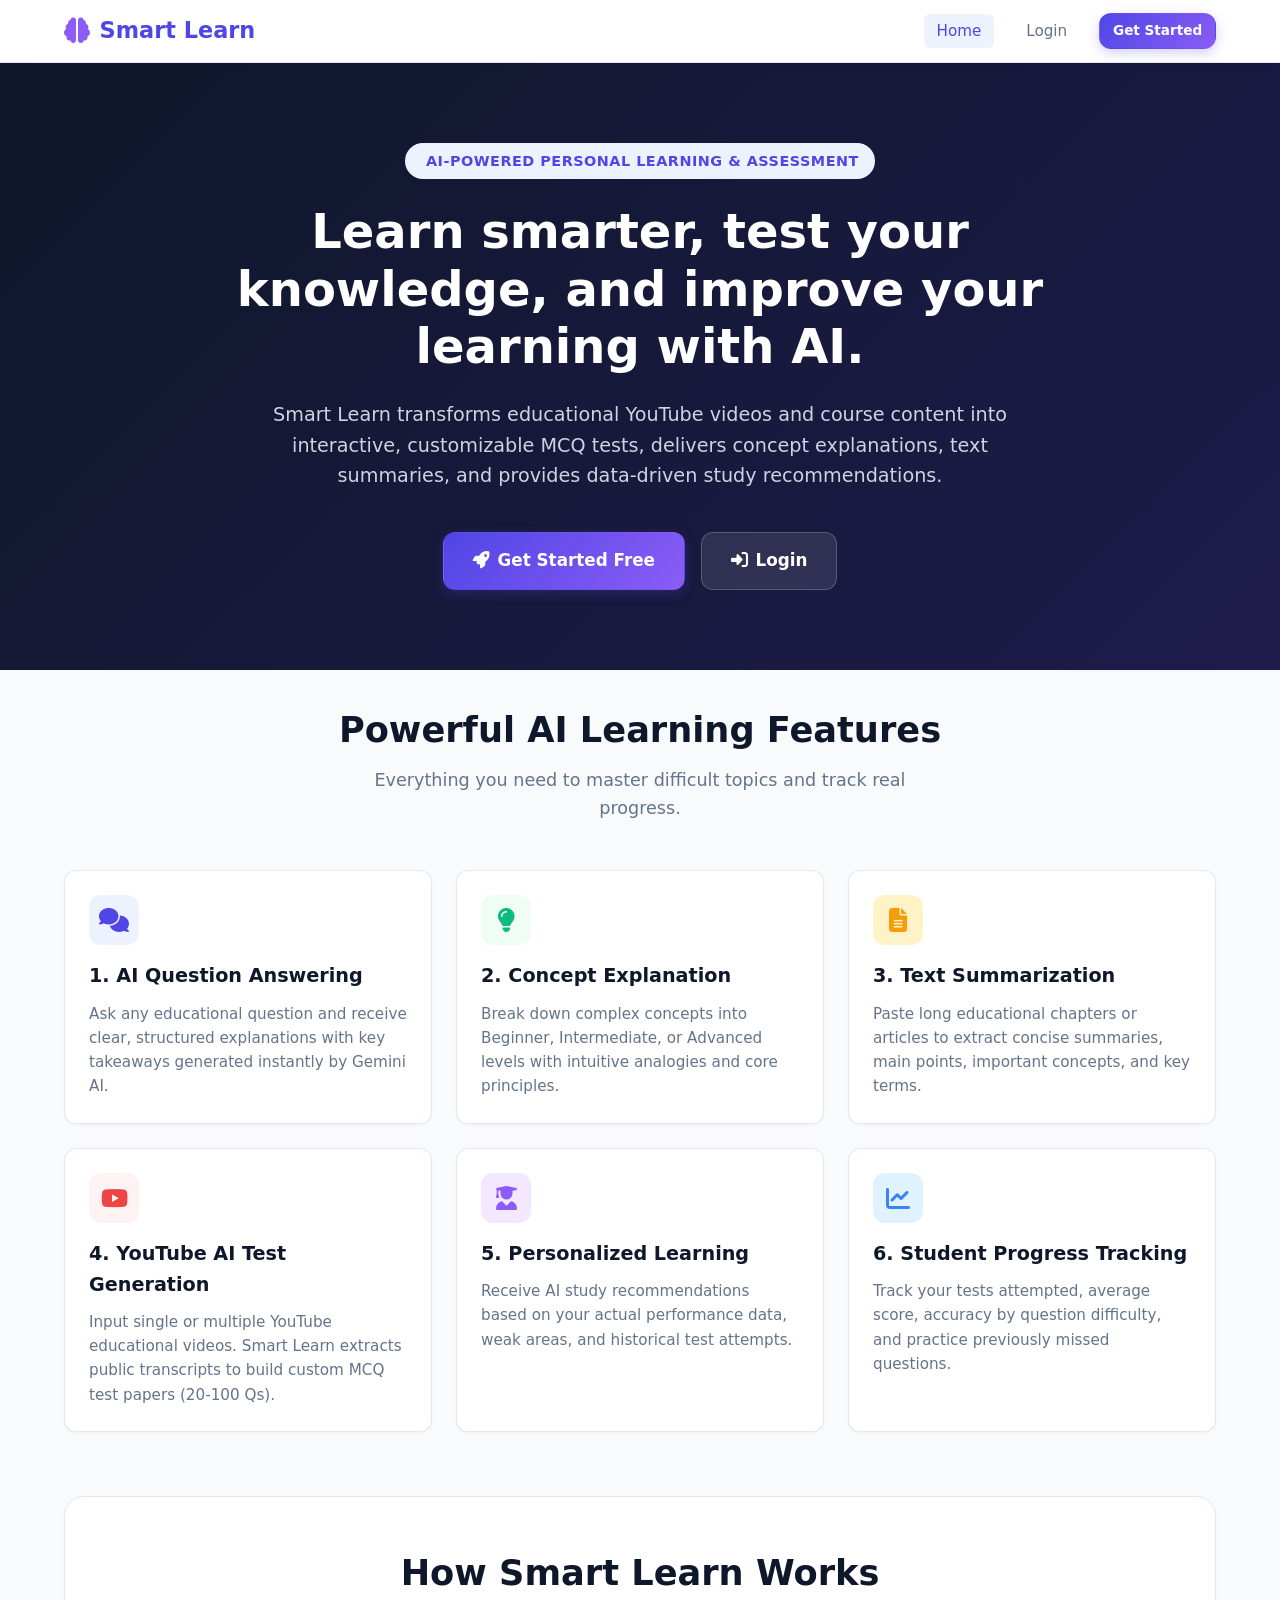
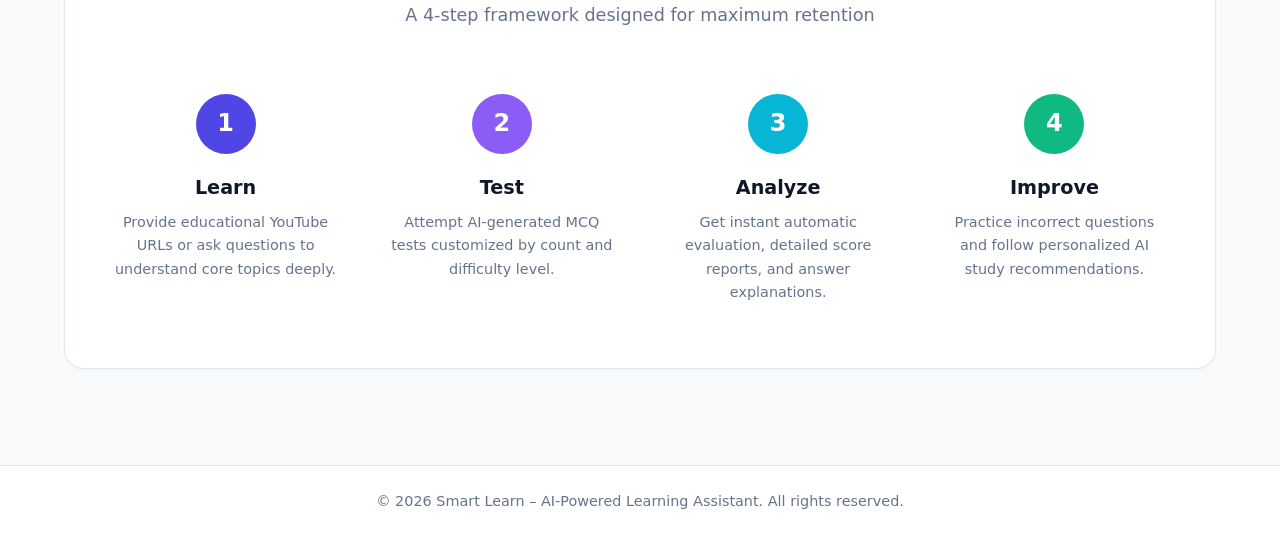
<file: frontend/index.html>
<!DOCTYPE html>
<html lang="en">
<head>
  <meta charset="UTF-8">
  <meta name="viewport" content="width=device-width, initial-scale=1.0">

  <meta name="google-site-verification" content="eFi6otf1PlBrJKa1NR2h8PN9N0gl6TQdGpepEsLtb8U" />

  <title>Smart Learn – AI-Powered Learning Assistant</title>
  <link rel="stylesheet" href="css/styles.css">
  <link rel="stylesheet" href="https://cdnjs.cloudflare.com/ajax/libs/font-awesome/6.4.0/css/all.min.css">
</head>
<body>

  <!-- Navigation Bar -->
  <nav class="navbar">
    <div class="nav-container">
      <a href="index.html" class="brand-logo">
        <i class="fas fa-brain"></i> Smart Learn
      </a>
      <button class="mobile-menu-btn"><i class="fas fa-bars"></i></button>
      <ul class="nav-links" id="nav-menu">
        <li><a href="index.html" class="nav-link active">Home</a></li>
        <li><a href="login.html" class="nav-link" id="nav-login">Login</a></li>
        <li><a href="signup.html" class="btn btn-primary btn-sm" id="nav-signup">Get Started</a></li>
      </ul>
    </div>
  </nav>

  <!-- Hero Section -->
  <section style="background: linear-gradient(135deg, #0f172a 0%, #1e1b4b 100%); color: #ffffff; padding: 5rem 1.5rem; text-align: center;">
    <div style="max-width: 900px; margin: 0 auto;">
      <span class="badge badge-mixed" style="font-size: 0.9rem; padding: 0.4rem 1rem; margin-bottom: 1.5rem; display: inline-flex;">
        <i class="fas fa-sparkles"></i> AI-Powered Personal Learning & Assessment
      </span>
      <h1 style="font-size: 3rem; font-weight: 900; line-height: 1.2; margin-bottom: 1.5rem;">
        Learn smarter, test your knowledge, and improve your learning with AI.
      </h1>
      <p style="font-size: 1.2rem; color: #cbd5e1; margin-bottom: 2.5rem; max-width: 750px; margin-left: auto; margin-right: auto;">
        Smart Learn transforms educational YouTube videos and course content into interactive, customizable MCQ tests, delivers concept explanations, text summaries, and provides data-driven study recommendations.
      </p>
      <div style="display: flex; gap: 1rem; justify-content: center; flex-wrap: wrap;">
        <a href="signup.html" class="btn btn-primary btn-lg" id="hero-get-started">
          <i class="fas fa-rocket"></i> Get Started Free
        </a>
        <a href="login.html" class="btn btn-outline btn-lg" style="background: rgba(255,255,255,0.1); color: #ffffff; border-color: rgba(255,255,255,0.2);" id="hero-login">
          <i class="fas fa-sign-in-alt"></i> Login
        </a>
      </div>
    </div>
  </section>

  <!-- Main Content Container -->
  <main class="main-content">
    
    <!-- Feature Cards Section -->
    <section style="margin-bottom: 4rem;">
      <div style="text-align: center; margin-bottom: 3rem;">
        <h2 style="font-size: 2.2rem; font-weight: 800; color: var(--text-main);">Powerful AI Learning Features</h2>
        <p style="color: var(--text-muted); font-size: 1.1rem; max-width: 600px; margin: 0.5rem auto 0;">
          Everything you need to master difficult topics and track real progress.
        </p>
      </div>

      <div class="grid-3">
        <!-- Feature 1 -->
        <div class="card">
          <div style="width: 50px; height: 50px; background: var(--primary-light); color: var(--primary); border-radius: var(--radius-md); display: flex; align-items: center; justify-content: center; font-size: 1.5rem; margin-bottom: 1rem;">
            <i class="fas fa-comments"></i>
          </div>
          <h3 class="card-title">1. AI Question Answering</h3>
          <p style="color: var(--text-muted); font-size: 0.95rem;">
            Ask any educational question and receive clear, structured explanations with key takeaways generated instantly by Gemini AI.
          </p>
        </div>

        <!-- Feature 2 -->
        <div class="card">
          <div style="width: 50px; height: 50px; background: #f0fdf4; color: var(--success); border-radius: var(--radius-md); display: flex; align-items: center; justify-content: center; font-size: 1.5rem; margin-bottom: 1rem;">
            <i class="fas fa-lightbulb"></i>
          </div>
          <h3 class="card-title">2. Concept Explanation</h3>
          <p style="color: var(--text-muted); font-size: 0.95rem;">
            Break down complex concepts into Beginner, Intermediate, or Advanced levels with intuitive analogies and core principles.
          </p>
        </div>

        <!-- Feature 3 -->
        <div class="card">
          <div style="width: 50px; height: 50px; background: #fef3c7; color: var(--warning); border-radius: var(--radius-md); display: flex; align-items: center; justify-content: center; font-size: 1.5rem; margin-bottom: 1rem;">
            <i class="fas fa-file-alt"></i>
          </div>
          <h3 class="card-title">3. Text Summarization</h3>
          <p style="color: var(--text-muted); font-size: 0.95rem;">
            Paste long educational chapters or articles to extract concise summaries, main points, important concepts, and key terms.
          </p>
        </div>

        <!-- Feature 4 -->
        <div class="card">
          <div style="width: 50px; height: 50px; background: #fef2f2; color: var(--danger); border-radius: var(--radius-md); display: flex; align-items: center; justify-content: center; font-size: 1.5rem; margin-bottom: 1rem;">
            <i class="fab fa-youtube"></i>
          </div>
          <h3 class="card-title">4. YouTube AI Test Generation</h3>
          <p style="color: var(--text-muted); font-size: 0.95rem;">
            Input single or multiple YouTube educational videos. Smart Learn extracts public transcripts to build custom MCQ test papers (20-100 Qs).
          </p>
        </div>

        <!-- Feature 5 -->
        <div class="card">
          <div style="width: 50px; height: 50px; background: #f3e8ff; color: var(--accent); border-radius: var(--radius-md); display: flex; align-items: center; justify-content: center; font-size: 1.5rem; margin-bottom: 1rem;">
            <i class="fas fa-user-graduate"></i>
          </div>
          <h3 class="card-title">5. Personalized Learning</h3>
          <p style="color: var(--text-muted); font-size: 0.95rem;">
            Receive AI study recommendations based on your actual performance data, weak areas, and historical test attempts.
          </p>
        </div>

        <!-- Feature 6 -->
        <div class="card">
          <div style="width: 50px; height: 50px; background: #e0f2fe; color: var(--info); border-radius: var(--radius-md); display: flex; align-items: center; justify-content: center; font-size: 1.5rem; margin-bottom: 1rem;">
            <i class="fas fa-chart-line"></i>
          </div>
          <h3 class="card-title">6. Student Progress Tracking</h3>
          <p style="color: var(--text-muted); font-size: 0.95rem;">
            Track your tests attempted, average score, accuracy by question difficulty, and practice previously missed questions.
          </p>
        </div>
      </div>
    </section>

    <!-- How It Works Section -->
    <section style="background: #ffffff; border-radius: var(--radius-lg); padding: 3rem 2rem; border: 1px solid var(--border-color); box-shadow: var(--shadow-sm); margin-bottom: 4rem;">
      <div style="text-align: center; margin-bottom: 3rem;">
        <h2 style="font-size: 2.2rem; font-weight: 800; color: var(--text-main);">How Smart Learn Works</h2>
        <p style="color: var(--text-muted); font-size: 1.1rem;">A 4-step framework designed for maximum retention</p>
      </div>

      <div class="grid-4" style="position: relative;">
        <!-- Step 1 -->
        <div style="text-align: center; padding: 1rem;">
          <div style="width: 60px; height: 60px; background: var(--primary); color: #ffffff; border-radius: 50%; display: flex; align-items: center; justify-content: center; font-size: 1.5rem; font-weight: 800; margin: 0 auto 1.2rem;">
            1
          </div>
          <h3 style="font-size: 1.2rem; font-weight: 700; margin-bottom: 0.5rem;">Learn</h3>
          <p style="color: var(--text-muted); font-size: 0.9rem;">
            Provide educational YouTube URLs or ask questions to understand core topics deeply.
          </p>
        </div>

        <!-- Step 2 -->
        <div style="text-align: center; padding: 1rem;">
          <div style="width: 60px; height: 60px; background: var(--accent); color: #ffffff; border-radius: 50%; display: flex; align-items: center; justify-content: center; font-size: 1.5rem; font-weight: 800; margin: 0 auto 1.2rem;">
            2
          </div>
          <h3 style="font-size: 1.2rem; font-weight: 700; margin-bottom: 0.5rem;">Test</h3>
          <p style="color: var(--text-muted); font-size: 0.9rem;">
            Attempt AI-generated MCQ tests customized by count and difficulty level.
          </p>
        </div>

        <!-- Step 3 -->
        <div style="text-align: center; padding: 1rem;">
          <div style="width: 60px; height: 60px; background: var(--secondary); color: #ffffff; border-radius: 50%; display: flex; align-items: center; justify-content: center; font-size: 1.5rem; font-weight: 800; margin: 0 auto 1.2rem;">
            3
          </div>
          <h3 style="font-size: 1.2rem; font-weight: 700; margin-bottom: 0.5rem;">Analyze</h3>
          <p style="color: var(--text-muted); font-size: 0.9rem;">
            Get instant automatic evaluation, detailed score reports, and answer explanations.
          </p>
        </div>

        <!-- Step 4 -->
        <div style="text-align: center; padding: 1rem;">
          <div style="width: 60px; height: 60px; background: var(--success); color: #ffffff; border-radius: 50%; display: flex; align-items: center; justify-content: center; font-size: 1.5rem; font-weight: 800; margin: 0 auto 1.2rem;">
            4
          </div>
          <h3 style="font-size: 1.2rem; font-weight: 700; margin-bottom: 0.5rem;">Improve</h3>
          <p style="color: var(--text-muted); font-size: 0.9rem;">
            Practice incorrect questions and follow personalized AI study recommendations.
          </p>
        </div>
      </div>
    </section>

  </main>

  <!-- Footer -->
  <footer class="footer">
    <p>&copy; 2026 Smart Learn – AI-Powered Learning Assistant. All rights reserved.</p>
  </footer>

  <script src="js/api.js"></script>
  <script src="js/auth.js"></script>
  <script>
    document.addEventListener('DOMContentLoaded', () => {
      const user = getUser();
      if (user && getToken()) {
        const getStartedBtn = document.getElementById('hero-get-started');
        const loginBtn = document.getElementById('hero-login');
        const navLogin = document.getElementById('nav-login');
        const navSignup = document.getElementById('nav-signup');

        if (getStartedBtn) {
          getStartedBtn.href = 'dashboard.html';
          getStartedBtn.innerHTML = `<i class="fas fa-tachometer-alt"></i> Go to Dashboard`;
        }
        if (loginBtn) {
          loginBtn.style.display = 'none';
        }
        if (navLogin) {
          navLogin.href = 'dashboard.html';
          navLogin.textContent = 'Dashboard';
        }
        if (navSignup) {
          navSignup.href = 'profile.html';
          navSignup.textContent = user.name;
        }
      }
    });
  </script>
</body>
</html>
</file>
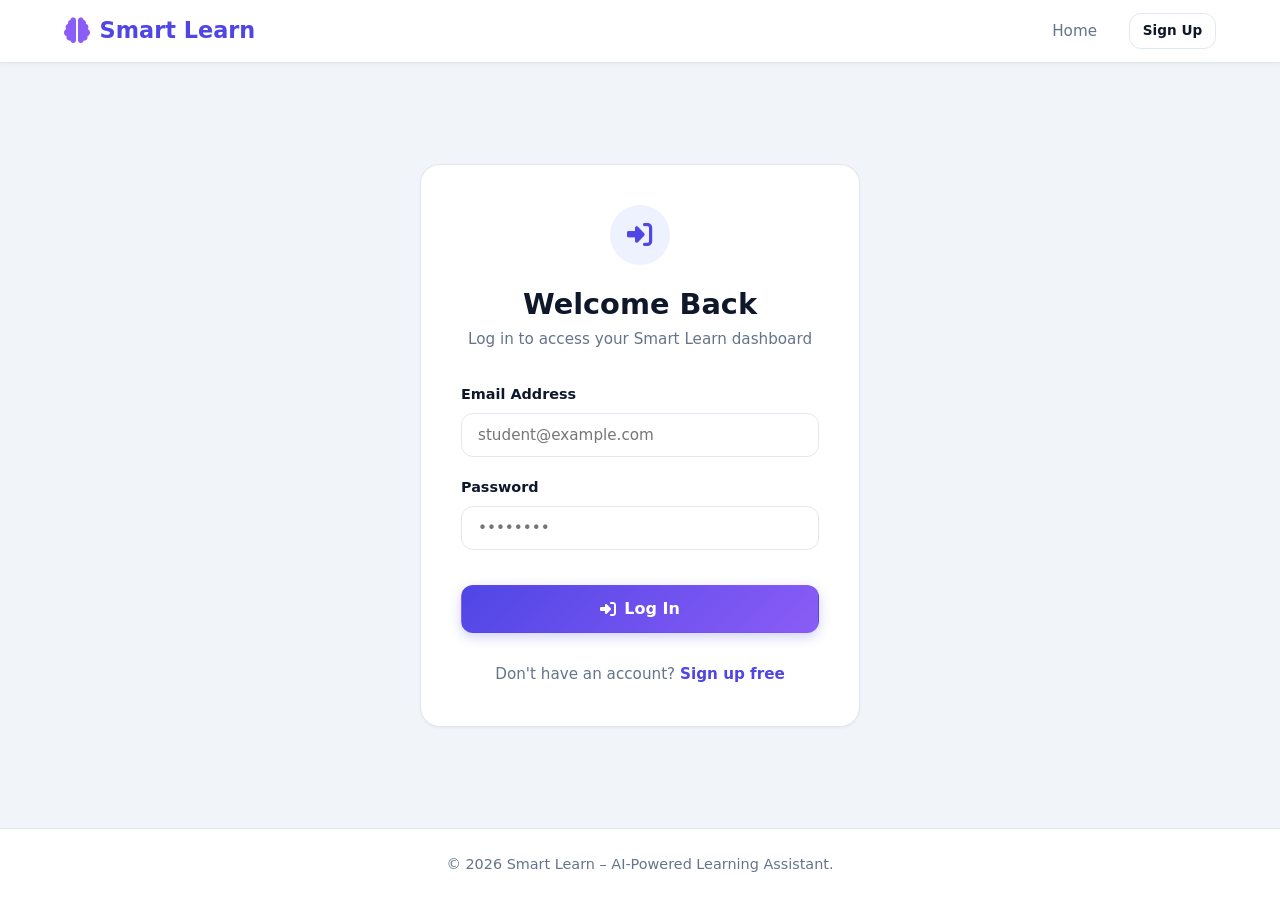
<file: frontend/ask-ai.html>
<!DOCTYPE html>
<html lang="en">
<head>
  <meta charset="UTF-8">
  <meta name="viewport" content="width=device-width, initial-scale=1.0">
  <title>Ask AI Question – Smart Learn</title>
  <link rel="stylesheet" href="css/styles.css">
  <link rel="stylesheet" href="https://cdnjs.cloudflare.com/ajax/libs/font-awesome/6.4.0/css/all.min.css">
</head>
<body>

  <!-- Navigation Bar -->
  <nav class="navbar">
    <div class="nav-container">
      <a href="dashboard.html" class="brand-logo">
        <i class="fas fa-brain"></i> Smart Learn
      </a>
      <button class="mobile-menu-btn"><i class="fas fa-bars"></i></button>
      <ul class="nav-links">
        <li><a href="dashboard.html" class="nav-link"><i class="fas fa-tachometer-alt"></i> Dashboard</a></li>
        <li><a href="ask-ai.html" class="nav-link active"><i class="fas fa-question-circle"></i> Ask AI</a></li>
        <li><a href="explain.html" class="nav-link"><i class="fas fa-lightbulb"></i> Explain</a></li>
        <li><a href="summarize.html" class="nav-link"><i class="fas fa-file-alt"></i> Summarize</a></li>
        <li><a href="test-generator.html" class="nav-link"><i class="fab fa-youtube"></i> Generate Test</a></li>
        <li><a href="history.html" class="nav-link"><i class="fas fa-history"></i> History</a></li>
        <li><a href="progress.html" class="nav-link"><i class="fas fa-chart-line"></i> Progress</a></li>
        <li><a href="profile.html" class="nav-link"><i class="fas fa-user"></i> <span id="nav-user-name">Profile</span></a></li>
        <li><a href="#" id="nav-logout-btn" class="btn btn-outline btn-sm" style="color: var(--danger); border-color: #fca5a5;"><i class="fas fa-sign-out-alt"></i> Logout</a></li>
      </ul>
    </div>
  </nav>

  <!-- Main Content -->
  <main class="main-content">

    <div style="margin-bottom: 2rem;">
      <h1 style="font-size: 2rem; font-weight: 800; color: var(--text-main); display: flex; align-items: center; gap: 0.6rem;">
        <i class="fas fa-comments" style="color: var(--primary);"></i> AI Educational Question Answering
      </h1>
      <p style="color: var(--text-muted); font-size: 1.05rem;">
        Ask any academic, technical, or educational question to get instant, clear answers with key takeaways.
      </p>
    </div>

    <!-- Question Input Form Card -->
    <div class="card" style="margin-bottom: 2rem;">
      <form id="ai-question-form">
        <div class="form-group">
          <label class="form-label" for="question-input">Enter Your Question</label>
          <textarea id="question-input" class="form-control" placeholder="e.g. What is the difference between supervised and unsupervised machine learning?" required></textarea>
        </div>

        <!-- Sample Question Pills -->
        <div style="margin-bottom: 1.2rem;">
          <div style="font-size: 0.82rem; font-weight: 600; color: var(--text-muted); margin-bottom: 0.4rem;">Try sample questions:</div>
          <div style="display: flex; gap: 0.5rem; flex-wrap: wrap;">
            <button type="button" class="btn btn-outline btn-sm sample-pill" data-q="What is Photosynthesis and why is it important for life?">Photosynthesis</button>
            <button type="button" class="btn btn-outline btn-sm sample-pill" data-q="Explain Newton's Three Laws of Motion with real-world examples.">Newton's Laws</button>
            <button type="button" class="btn btn-outline btn-sm sample-pill" data-q="What is the difference between REST API and GraphQL?">REST vs GraphQL</button>
          </div>
        </div>

        <button type="submit" id="submit-btn" class="btn btn-primary">
          <i class="fas fa-paper-plane"></i> Ask Question
        </button>
      </form>
    </div>

    <!-- AI Output Box -->
    <div id="output-container" style="display: none;" class="card">
      <div style="display: flex; align-items: center; justify-content: space-between; border-bottom: 1px solid var(--border-color); padding-bottom: 1rem; margin-bottom: 1.2rem;">
        <h3 class="card-title" style="margin: 0;"><i class="fas fa-robot" style="color: var(--accent);"></i> AI Tutor Response</h3>
        <span class="badge badge-success">Answer Ready</span>
      </div>

      <div style="font-weight: 700; font-size: 1.1rem; color: var(--primary); margin-bottom: 1rem;" id="q-title"></div>

      <!-- Explanation Body -->
      <div id="answer-body" style="font-size: 1rem; color: var(--text-main); line-height: 1.7; white-space: pre-wrap; margin-bottom: 1.5rem;"></div>

      <!-- Key Takeaways Box -->
      <div id="takeaways-container" style="background: var(--primary-light); border-radius: var(--radius-md); padding: 1.2rem; border-left: 4px solid var(--primary);">
        <h4 style="font-size: 1rem; font-weight: 700; color: var(--primary); margin-bottom: 0.6rem;">
          <i class="fas fa-star"></i> Key Takeaways
        </h4>
        <ul id="takeaways-list" style="padding-left: 1.2rem; color: var(--text-main); font-size: 0.95rem;"></ul>
      </div>
    </div>

  </main>

  <footer class="footer">
    <p>&copy; 2026 Smart Learn – AI-Powered Learning Assistant.</p>
  </footer>

  <script src="js/api.js"></script>
  <script src="js/auth.js"></script>
  <script>
    document.addEventListener('DOMContentLoaded', () => {
      checkAuthProtection();

      const form = document.getElementById('ai-question-form');
      const input = document.getElementById('question-input');
      const submitBtn = document.getElementById('submit-btn');
      const outputContainer = document.getElementById('output-container');
      const qTitle = document.getElementById('q-title');
      const answerBody = document.getElementById('answer-body');
      const takeawaysList = document.getElementById('takeaways-list');

      // Handle sample pill clicks
      document.querySelectorAll('.sample-pill').forEach(btn => {
        btn.addEventListener('click', () => {
          input.value = btn.getAttribute('data-q');
        });
      });

      form.addEventListener('submit', async (e) => {
        e.preventDefault();
        const question = input.value.trim();
        if (!question) return;

        try {
          submitBtn.disabled = true;
          submitBtn.innerHTML = `<div class="spinner"></div> Generating Answer...`;
          outputContainer.style.display = 'none';

          const res = await apiRequest('/api/ai/question', 'POST', { question }, true);

          qTitle.textContent = res.question;
          answerBody.textContent = res.answer;

          if (res.key_takeaways && res.key_takeaways.length > 0) {
            takeawaysList.innerHTML = res.key_takeaways.map(pt => `<li style="margin-bottom: 0.4rem;">${pt}</li>`).join('');
            document.getElementById('takeaways-container').style.display = 'block';
          } else {
            document.getElementById('takeaways-container').style.display = 'none';
          }

          outputContainer.style.display = 'block';
          outputContainer.scrollIntoView({ behavior: 'smooth' });
        } catch (err) {
          showToast(err.message || 'Failed to answer question', 'danger');
        } finally {
          submitBtn.disabled = false;
          submitBtn.innerHTML = `<i class="fas fa-paper-plane"></i> Ask Question`;
        }
      });
    });
  </script>
</body>
</html>
</file>
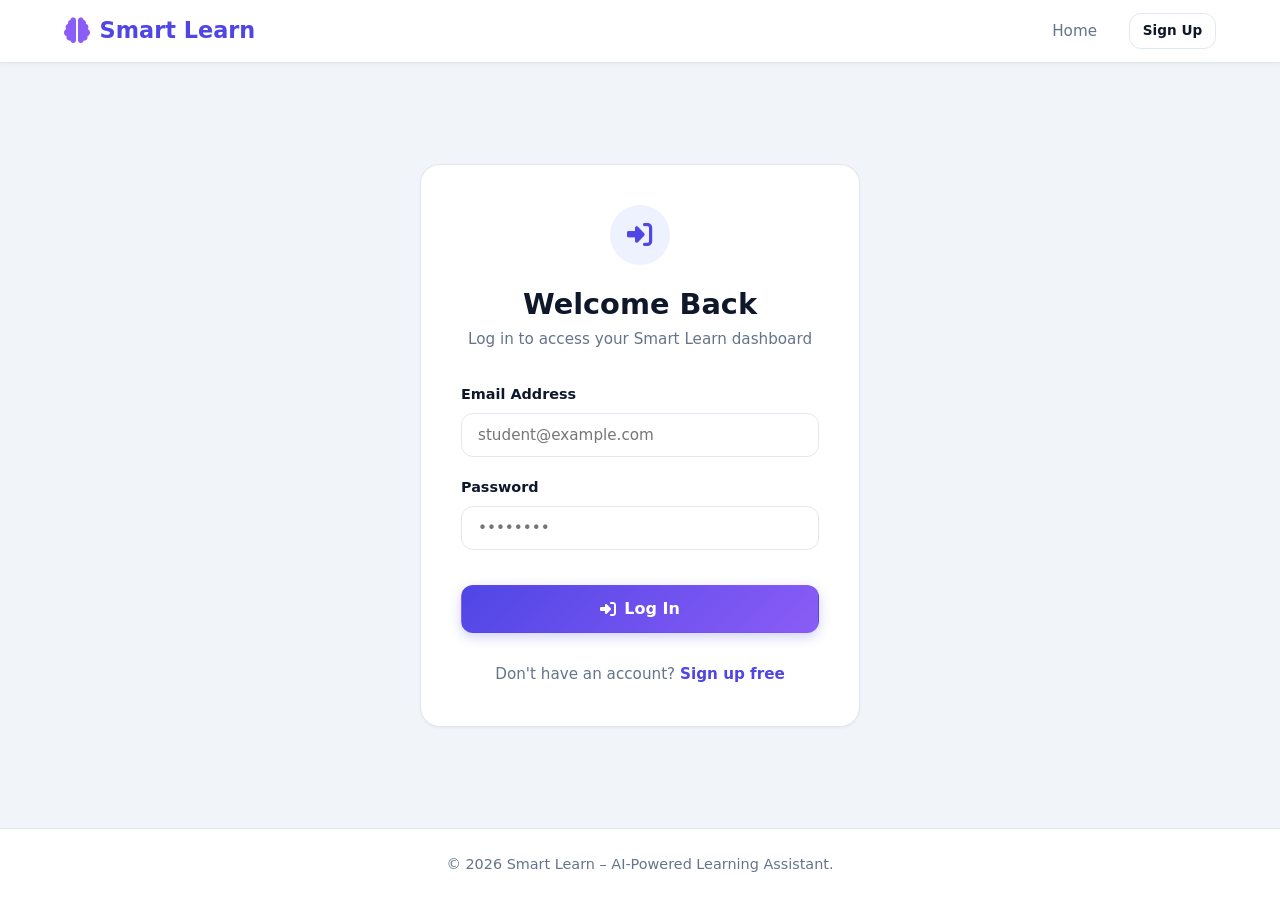
<file: frontend/dashboard.html>
<!DOCTYPE html>
<html lang="en">
<head>
  <meta charset="UTF-8">
  <meta name="viewport" content="width=device-width, initial-scale=1.0">
  <title>Student Dashboard – Smart Learn</title>
  <link rel="stylesheet" href="css/styles.css">
  <link rel="stylesheet" href="https://cdnjs.cloudflare.com/ajax/libs/font-awesome/6.4.0/css/all.min.css">
</head>
<body>

  <!-- Navigation Bar -->
  <nav class="navbar">
    <div class="nav-container">
      <a href="dashboard.html" class="brand-logo">
        <i class="fas fa-brain"></i> Smart Learn
      </a>
      <button class="mobile-menu-btn"><i class="fas fa-bars"></i></button>
      <ul class="nav-links">
        <li><a href="dashboard.html" class="nav-link active"><i class="fas fa-tachometer-alt"></i> Dashboard</a></li>
        <li><a href="ask-ai.html" class="nav-link"><i class="fas fa-question-circle"></i> Ask AI</a></li>
        <li><a href="explain.html" class="nav-link"><i class="fas fa-lightbulb"></i> Explain</a></li>
        <li><a href="summarize.html" class="nav-link"><i class="fas fa-file-alt"></i> Summarize</a></li>
        <li><a href="test-generator.html" class="nav-link"><i class="fab fa-youtube"></i> Generate Test</a></li>
        <li><a href="history.html" class="nav-link"><i class="fas fa-history"></i> History</a></li>
        <li><a href="progress.html" class="nav-link"><i class="fas fa-chart-line"></i> Progress</a></li>
        <li><a href="profile.html" class="nav-link"><i class="fas fa-user"></i> <span id="nav-user-name">Profile</span></a></li>
        <li><a href="#" id="nav-logout-btn" class="btn btn-outline btn-sm" style="color: var(--danger); border-color: #fca5a5;"><i class="fas fa-sign-out-alt"></i> Logout</a></li>
      </ul>
    </div>
  </nav>

  <!-- Main Content -->
  <main class="main-content">

    <!-- Welcome Banner -->
    <div style="background: linear-gradient(135deg, var(--primary), var(--accent)); color: #ffffff; padding: 2rem; border-radius: var(--radius-lg); margin-bottom: 2rem; box-shadow: var(--shadow-md);">
      <div style="display: flex; align-items: center; justify-content: space-between; flex-wrap: wrap; gap: 1rem;">
        <div>
          <h1 style="font-size: 2rem; font-weight: 800; margin-bottom: 0.4rem;">
            Welcome back, <span id="user-welcome-name">Student</span>! 👋
          </h1>
          <p style="color: #e0e7ff; font-size: 1.05rem;">
            Ready to test your knowledge or explore new concepts today?
          </p>
        </div>
        <a href="test-generator.html" class="btn" style="background: #ffffff; color: var(--primary); font-weight: 700;">
          <i class="fab fa-youtube"></i> Create AI Test
        </a>
      </div>
    </div>

    <!-- Quick Stats Grid -->
    <section style="margin-bottom: 2.5rem;">
      <h2 style="font-size: 1.3rem; font-weight: 700; margin-bottom: 1rem; color: var(--text-main);">
        <i class="fas fa-chart-pie" style="color: var(--primary);"></i> Overview Metrics
      </h2>
      <div class="grid-4">
        <!-- Stat 1 -->
        <div class="card" style="border-left: 4px solid var(--primary);">
          <div style="font-size: 0.85rem; color: var(--text-muted); font-weight: 600; text-transform: uppercase;">Tests Attempted</div>
          <div style="font-size: 2rem; font-weight: 800; color: var(--text-main); margin-top: 0.3rem;" id="stat-tests-attempted">0</div>
        </div>

        <!-- Stat 2 -->
        <div class="card" style="border-left: 4px solid var(--accent);">
          <div style="font-size: 0.85rem; color: var(--text-muted); font-weight: 600; text-transform: uppercase;">Questions Attempted</div>
          <div style="font-size: 2rem; font-weight: 800; color: var(--text-main); margin-top: 0.3rem;" id="stat-questions-attempted">0</div>
        </div>

        <!-- Stat 3 -->
        <div class="card" style="border-left: 4px solid var(--info);">
          <div style="font-size: 0.85rem; color: var(--text-muted); font-weight: 600; text-transform: uppercase;">Average Score</div>
          <div style="font-size: 2rem; font-weight: 800; color: var(--text-main); margin-top: 0.3rem;" id="stat-avg-score">0%</div>
        </div>

        <!-- Stat 4 -->
        <div class="card" style="border-left: 4px solid var(--success);">
          <div style="font-size: 0.85rem; color: var(--text-muted); font-weight: 600; text-transform: uppercase;">Best Score</div>
          <div style="font-size: 2rem; font-weight: 800; color: var(--text-main); margin-top: 0.3rem;" id="stat-best-score">0%</div>
        </div>
      </div>
    </section>

    <!-- Quick Actions Grid -->
    <section style="margin-bottom: 2.5rem;">
      <h2 style="font-size: 1.3rem; font-weight: 700; margin-bottom: 1rem; color: var(--text-main);">
        <i class="fas fa-bolt" style="color: var(--warning);"></i> Quick Actions
      </h2>
      <div class="grid-3">
        <!-- Action 1 -->
        <a href="ask-ai.html" class="card" style="text-decoration: none; color: inherit;">
          <div style="width: 45px; height: 45px; background: var(--primary-light); color: var(--primary); border-radius: var(--radius-md); display: flex; align-items: center; justify-content: center; font-size: 1.3rem; margin-bottom: 0.8rem;">
            <i class="fas fa-question-circle"></i>
          </div>
          <h3 style="font-size: 1.1rem; font-weight: 700; margin-bottom: 0.4rem;">Ask AI</h3>
          <p style="font-size: 0.88rem; color: var(--text-muted);">Get instant answers to any educational question with key takeaways.</p>
        </a>

        <!-- Action 2 -->
        <a href="explain.html" class="card" style="text-decoration: none; color: inherit;">
          <div style="width: 45px; height: 45px; background: #f0fdf4; color: var(--success); border-radius: var(--radius-md); display: flex; align-items: center; justify-content: center; font-size: 1.3rem; margin-bottom: 0.8rem;">
            <i class="fas fa-lightbulb"></i>
          </div>
          <h3 style="font-size: 1.1rem; font-weight: 700; margin-bottom: 0.4rem;">Explain Concept</h3>
          <p style="font-size: 0.88rem; color: var(--text-muted);">Understand concepts tailored for Beginner, Intermediate, or Advanced levels.</p>
        </a>

        <!-- Action 3 -->
        <a href="summarize.html" class="card" style="text-decoration: none; color: inherit;">
          <div style="width: 45px; height: 45px; background: #fef3c7; color: var(--warning); border-radius: var(--radius-md); display: flex; align-items: center; justify-content: center; font-size: 1.3rem; margin-bottom: 0.8rem;">
            <i class="fas fa-file-alt"></i>
          </div>
          <h3 style="font-size: 1.1rem; font-weight: 700; margin-bottom: 0.4rem;">Summarize Text</h3>
          <p style="font-size: 0.88rem; color: var(--text-muted);">Extract bullet summaries, main points, and key terms from study text.</p>
        </a>

        <!-- Action 4 -->
        <a href="test-generator.html" class="card" style="text-decoration: none; color: inherit;">
          <div style="width: 45px; height: 45px; background: #fef2f2; color: var(--danger); border-radius: var(--radius-md); display: flex; align-items: center; justify-content: center; font-size: 1.3rem; margin-bottom: 0.8rem;">
            <i class="fab fa-youtube"></i>
          </div>
          <h3 style="font-size: 1.1rem; font-weight: 700; margin-bottom: 0.4rem;">Generate Test</h3>
          <p style="font-size: 0.88rem; color: var(--text-muted);">Turn public YouTube video links into customizable MCQ quiz papers.</p>
        </a>

        <!-- Action 5 -->
        <a href="progress.html" class="card" style="text-decoration: none; color: inherit;">
          <div style="width: 45px; height: 45px; background: #e0f2fe; color: var(--info); border-radius: var(--radius-md); display: flex; align-items: center; justify-content: center; font-size: 1.3rem; margin-bottom: 0.8rem;">
            <i class="fas fa-chart-line"></i>
          </div>
          <h3 style="font-size: 1.1rem; font-weight: 700; margin-bottom: 0.4rem;">View Progress</h3>
          <p style="font-size: 0.88rem; color: var(--text-muted);">Analyze your scores by difficulty and read AI-powered study advice.</p>
        </a>
      </div>
    </section>

    <!-- Recent Tests & AI Advice Grid -->
    <div class="grid-2">
      <!-- Recent Test Attempts -->
      <div class="card">
        <div style="display: flex; align-items: center; justify-content: space-between; margin-bottom: 1rem;">
          <h3 class="card-title"><i class="fas fa-history" style="color: var(--primary);"></i> Recent Attempts</h3>
          <a href="history.html" style="font-size: 0.85rem; font-weight: 600;">View All</a>
        </div>
        <div id="recent-attempts-list">
          <div style="text-align: center; color: var(--text-muted); padding: 2rem;">Loading recent attempts...</div>
        </div>
      </div>

      <!-- AI Recommendations Box -->
      <div class="card" style="background: linear-gradient(to bottom right, #ffffff, #f8fafc);">
        <div style="display: flex; align-items: center; justify-content: space-between; margin-bottom: 1rem;">
          <h3 class="card-title"><i class="fas fa-robot" style="color: var(--accent);"></i> AI Study Advice</h3>
          <a href="progress.html" style="font-size: 0.85rem; font-weight: 600;">Full Analytics</a>
        </div>
        <div id="recommendations-box">
          <div style="text-align: center; color: var(--text-muted); padding: 2rem;">Analyzing your performance...</div>
        </div>
      </div>
    </div>

  </main>

  <footer class="footer">
    <p>&copy; 2026 Smart Learn – AI-Powered Learning Assistant.</p>
  </footer>

  <script src="js/api.js"></script>
  <script src="js/auth.js"></script>
  <script>
    document.addEventListener('DOMContentLoaded', async () => {
      checkAuthProtection();
      const user = getUser();
      if (user) {
        document.getElementById('user-welcome-name').textContent = user.name;
      }

      // Load Stats & Recent Attempts
      try {
        const progressData = await apiRequest('/api/progress', 'GET', null, true);
        
        document.getElementById('stat-tests-attempted').textContent = progressData.tests_attempted || 0;
        document.getElementById('stat-questions-attempted').textContent = progressData.questions_attempted || 0;
        document.getElementById('stat-avg-score').textContent = (progressData.average_score_percentage || 0) + '%';
        document.getElementById('stat-best-score').textContent = (progressData.best_score_percentage || 0) + '%';

        // Render Recent Attempts
        const attemptsContainer = document.getElementById('recent-attempts-list');
        if (progressData.recent_attempts && progressData.recent_attempts.length > 0) {
          attemptsContainer.innerHTML = progressData.recent_attempts.slice(0, 5).map(att => `
            <div style="display: flex; align-items: center; justify-content: space-between; padding: 0.8rem 0; border-bottom: 1px solid var(--border-color);">
              <div>
                <div style="font-weight: 600; font-size: 0.95rem;">${att.test_title}</div>
                <div style="font-size: 0.8rem; color: var(--text-muted);">${att.created_at}</div>
              </div>
              <div style="text-align: right;">
                <span class="badge ${att.percentage >= 70 ? 'badge-success' : 'badge-danger'}">
                  ${att.score}/${att.total_questions} (${att.percentage}%)
                </span>
                <div style="margin-top: 0.3rem;">
                  <a href="results.html?attempt_id=${att.attempt_id}" style="font-size: 0.8rem; font-weight: 600;">Review <i class="fas fa-chevron-right"></i></a>
                </div>
              </div>
            </div>
          `).join('');
        } else {
          attemptsContainer.innerHTML = `
            <div style="text-align: center; padding: 2rem; color: var(--text-muted);">
              <i class="fas fa-clipboard-list" style="font-size: 2rem; color: #cbd5e1; margin-bottom: 0.5rem; display: block;"></i>
              No test attempts yet. Create your first YouTube test to begin!
            </div>
          `;
        }
      } catch (err) {
        console.error('Failed to load dashboard metrics:', err);
      }

      // Load Recommendations
      try {
        const recData = await apiRequest('/api/recommendations', 'GET', null, true);
        const recBox = document.getElementById('recommendations-box');
        
        let html = `
          <div style="font-weight: 600; font-size: 0.95rem; margin-bottom: 0.8rem; color: var(--primary);">
            <i class="fas fa-bullseye"></i> ${recData.overall_status || 'Keep pushing forward!'}
          </div>
        `;

        if (recData.recommendations && recData.recommendations.length > 0) {
          html += recData.recommendations.slice(0, 2).map(r => `
            <div style="background: #ffffff; padding: 0.8rem; border-radius: var(--radius-sm); border: 1px solid var(--border-color); margin-bottom: 0.6rem;">
              <div style="font-weight: 700; font-size: 0.9rem; color: var(--text-main); display: flex; align-items: center; justify-content: space-between;">
                <span>${r.title}</span>
                <span class="badge badge-mixed">${r.category}</span>
              </div>
              <div style="font-size: 0.82rem; color: var(--text-muted); margin-top: 0.3rem;">${r.description}</div>
            </div>
          `).join('');
        }
        recBox.innerHTML = html;
      } catch (err) {
        document.getElementById('recommendations-box').innerHTML = `
          <div style="color: var(--text-muted); font-size: 0.9rem;">
            Take a few tests to generate personalized AI study insights.
          </div>
        `;
      }
    });
  </script>
</body>
</html>
</file>
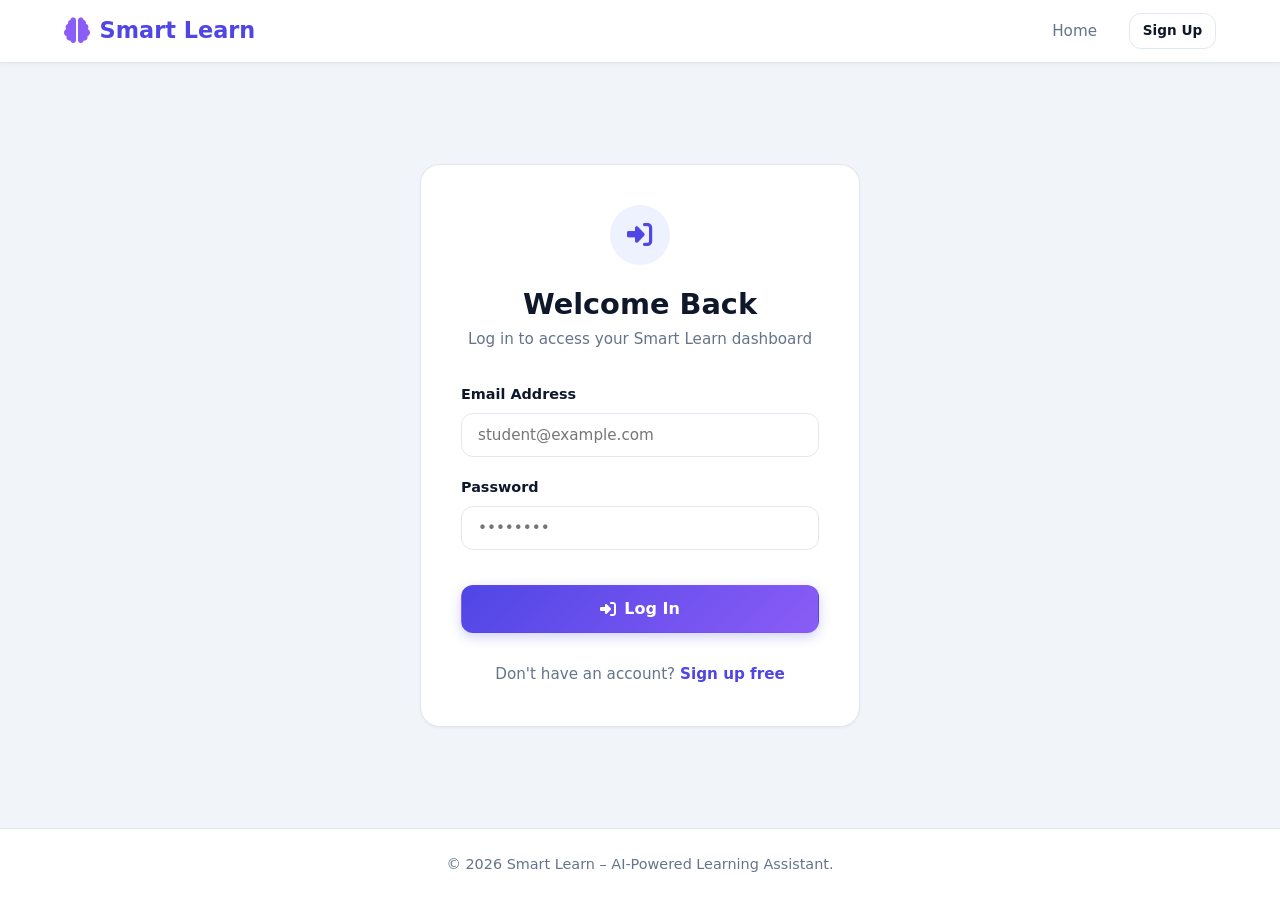
<file: frontend/explain.html>
<!DOCTYPE html>
<html lang="en">
<head>
  <meta charset="UTF-8">
  <meta name="viewport" content="width=device-width, initial-scale=1.0">
  <title>Explain Concept – Smart Learn</title>
  <link rel="stylesheet" href="css/styles.css">
  <link rel="stylesheet" href="https://cdnjs.cloudflare.com/ajax/libs/font-awesome/6.4.0/css/all.min.css">
</head>
<body>

  <!-- Navigation Bar -->
  <nav class="navbar">
    <div class="nav-container">
      <a href="dashboard.html" class="brand-logo">
        <i class="fas fa-brain"></i> Smart Learn
      </a>
      <button class="mobile-menu-btn"><i class="fas fa-bars"></i></button>
      <ul class="nav-links">
        <li><a href="dashboard.html" class="nav-link"><i class="fas fa-tachometer-alt"></i> Dashboard</a></li>
        <li><a href="ask-ai.html" class="nav-link"><i class="fas fa-question-circle"></i> Ask AI</a></li>
        <li><a href="explain.html" class="nav-link active"><i class="fas fa-lightbulb"></i> Explain</a></li>
        <li><a href="summarize.html" class="nav-link"><i class="fas fa-file-alt"></i> Summarize</a></li>
        <li><a href="test-generator.html" class="nav-link"><i class="fab fa-youtube"></i> Generate Test</a></li>
        <li><a href="history.html" class="nav-link"><i class="fas fa-history"></i> History</a></li>
        <li><a href="progress.html" class="nav-link"><i class="fas fa-chart-line"></i> Progress</a></li>
        <li><a href="profile.html" class="nav-link"><i class="fas fa-user"></i> <span id="nav-user-name">Profile</span></a></li>
        <li><a href="#" id="nav-logout-btn" class="btn btn-outline btn-sm" style="color: var(--danger); border-color: #fca5a5;"><i class="fas fa-sign-out-alt"></i> Logout</a></li>
      </ul>
    </div>
  </nav>

  <!-- Main Content -->
  <main class="main-content">

    <div style="margin-bottom: 2rem;">
      <h1 style="font-size: 2rem; font-weight: 800; color: var(--text-main); display: flex; align-items: center; gap: 0.6rem;">
        <i class="fas fa-lightbulb" style="color: var(--warning);"></i> Concept Explainer
      </h1>
      <p style="color: var(--text-muted); font-size: 1.05rem;">
        Get tailored, step-by-step breakdowns of complex concepts formatted for your target understanding level.
      </p>
    </div>

    <!-- Form Container -->
    <div class="card" style="margin-bottom: 2rem;">
      <form id="explain-form">
        <div class="grid-2">
          <div class="form-group">
            <label class="form-label" for="concept-input">Concept Name</label>
            <input type="text" id="concept-input" class="form-control" placeholder="e.g. Backpropagation, Blockchain, Photosynthesis" required>
          </div>

          <div class="form-group">
            <label class="form-label" for="level-select">Target Explanation Level</label>
            <select id="level-select" class="form-select">
              <option value="beginner">Beginner (Simple terms & everyday analogies)</option>
              <option value="intermediate" selected>Intermediate (Core mechanics & clear structure)</option>
              <option value="advanced">Advanced (Deep technical details & edge cases)</option>
            </select>
          </div>
        </div>

        <button type="submit" id="submit-btn" class="btn btn-primary">
          <i class="fas fa-magic"></i> Explain Concept
        </button>
      </form>
    </div>

    <!-- Output Container -->
    <div id="output-container" style="display: none;" class="card">
      <div style="display: flex; align-items: center; justify-content: space-between; border-bottom: 1px solid var(--border-color); padding-bottom: 1rem; margin-bottom: 1.2rem;">
        <h3 class="card-title" style="margin: 0;">
          <i class="fas fa-book-open" style="color: var(--primary);"></i> Concept Breakdown
        </h3>
        <span id="level-badge" class="badge badge-mixed">Intermediate</span>
      </div>

      <h2 id="concept-title" style="font-size: 1.5rem; font-weight: 800; color: var(--primary); margin-bottom: 1rem;"></h2>

      <!-- Detailed Explanation Text -->
      <div id="explanation-text" style="font-size: 1rem; line-height: 1.7; color: var(--text-main); white-space: pre-wrap; margin-bottom: 1.5rem;"></div>

      <!-- Analogies Section -->
      <div id="analogies-box" style="background: #f0fdf4; border-radius: var(--radius-md); padding: 1.2rem; border-left: 4px solid var(--success); margin-bottom: 1.2rem; display: none;">
        <h4 style="font-size: 1rem; font-weight: 700; color: #047857; margin-bottom: 0.6rem;">
          <i class="fas fa-lightbulb"></i> Real-World Analogies
        </h4>
        <ul id="analogies-list" style="padding-left: 1.2rem; color: #064e3b; font-size: 0.95rem;"></ul>
      </div>

      <!-- Key Points Section -->
      <div id="points-box" style="background: var(--primary-light); border-radius: var(--radius-md); padding: 1.2rem; border-left: 4px solid var(--primary); display: none;">
        <h4 style="font-size: 1rem; font-weight: 700; color: var(--primary); margin-bottom: 0.6rem;">
          <i class="fas fa-check-circle"></i> Key Points
        </h4>
        <ul id="points-list" style="padding-left: 1.2rem; color: var(--text-main); font-size: 0.95rem;"></ul>
      </div>
    </div>

  </main>

  <footer class="footer">
    <p>&copy; 2026 Smart Learn – AI-Powered Learning Assistant.</p>
  </footer>

  <script src="js/api.js"></script>
  <script src="js/auth.js"></script>
  <script>
    document.addEventListener('DOMContentLoaded', () => {
      checkAuthProtection();

      const form = document.getElementById('explain-form');
      const conceptInput = document.getElementById('concept-input');
      const levelSelect = document.getElementById('level-select');
      const submitBtn = document.getElementById('submit-btn');
      const outputContainer = document.getElementById('output-container');
      const conceptTitle = document.getElementById('concept-title');
      const explanationText = document.getElementById('explanation-text');
      const levelBadge = document.getElementById('level-badge');
      const analogiesBox = document.getElementById('analogies-box');
      const analogiesList = document.getElementById('analogies-list');
      const pointsBox = document.getElementById('points-box');
      const pointsList = document.getElementById('points-list');

      form.addEventListener('submit', async (e) => {
        e.preventDefault();
        const concept = conceptInput.value.trim();
        const level = levelSelect.value;
        if (!concept) return;

        try {
          submitBtn.disabled = true;
          submitBtn.innerHTML = `<div class="spinner"></div> Explaining...`;
          outputContainer.style.display = 'none';

          const res = await apiRequest('/api/ai/explain', 'POST', { concept, level }, true);

          conceptTitle.textContent = res.concept;
          levelBadge.textContent = res.level.toUpperCase();
          explanationText.textContent = res.explanation;

          if (res.analogies && res.analogies.length > 0) {
            analogiesList.innerHTML = res.analogies.map(a => `<li style="margin-bottom: 0.4rem;">${a}</li>`).join('');
            analogiesBox.style.display = 'block';
          } else {
            analogiesBox.style.display = 'none';
          }

          if (res.key_points && res.key_points.length > 0) {
            pointsList.innerHTML = res.key_points.map(p => `<li style="margin-bottom: 0.4rem;">${p}</li>`).join('');
            pointsBox.style.display = 'block';
          } else {
            pointsBox.style.display = 'none';
          }

          outputContainer.style.display = 'block';
          outputContainer.scrollIntoView({ behavior: 'smooth' });
        } catch (err) {
          showToast(err.message || 'Failed to explain concept', 'danger');
        } finally {
          submitBtn.disabled = false;
          submitBtn.innerHTML = `<i class="fas fa-magic"></i> Explain Concept`;
        }
      });
    });
  </script>
</body>
</html>
</file>
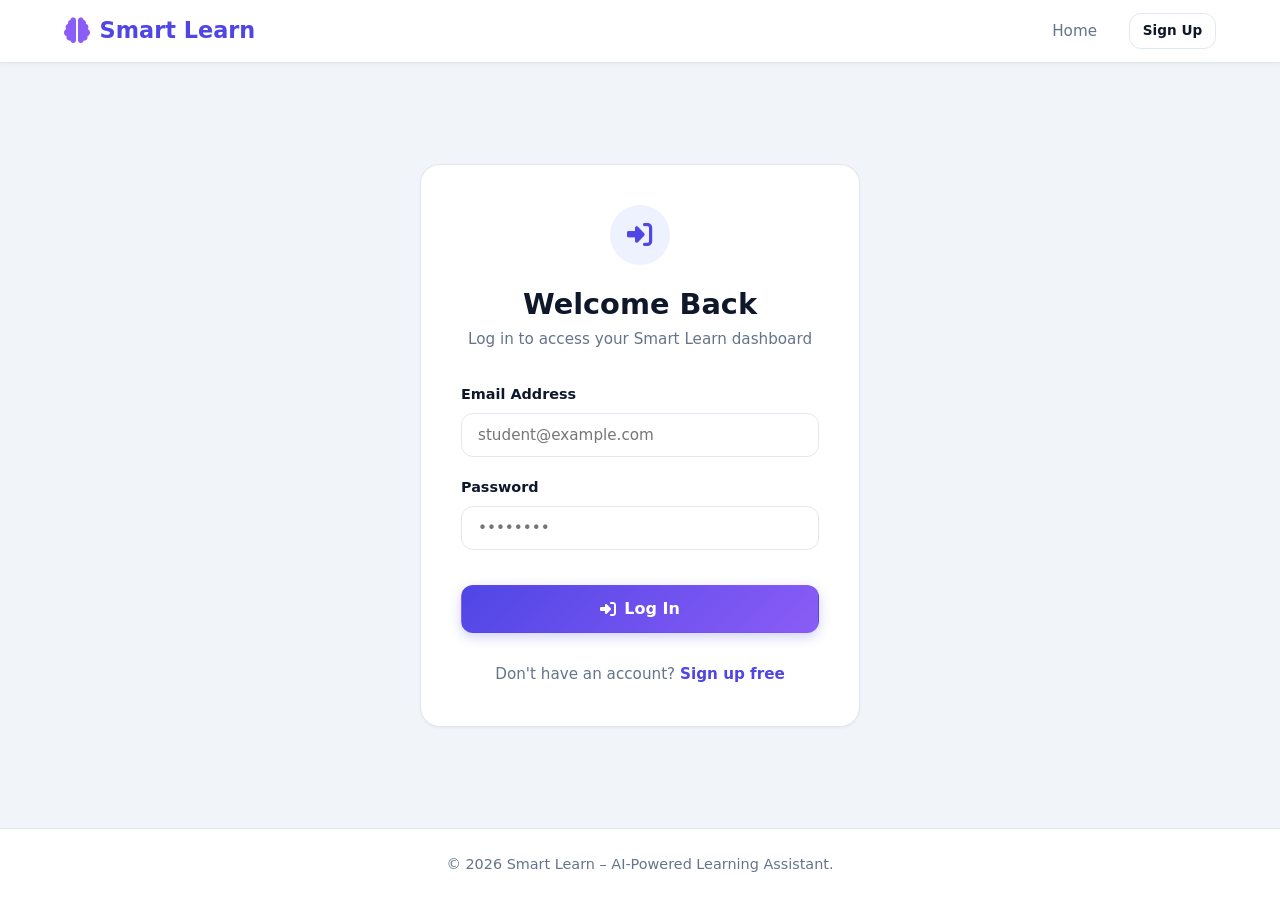
<file: frontend/history.html>
<!DOCTYPE html>
<html lang="en">
<head>
  <meta charset="UTF-8">
  <meta name="viewport" content="width=device-width, initial-scale=1.0">
  <title>Test History – Smart Learn</title>
  <link rel="stylesheet" href="css/styles.css">
  <link rel="stylesheet" href="https://cdnjs.cloudflare.com/ajax/libs/font-awesome/6.4.0/css/all.min.css">
</head>
<body>

  <!-- Navigation Bar -->
  <nav class="navbar">
    <div class="nav-container">
      <a href="dashboard.html" class="brand-logo">
        <i class="fas fa-brain"></i> Smart Learn
      </a>
      <button class="mobile-menu-btn"><i class="fas fa-bars"></i></button>
      <ul class="nav-links">
        <li><a href="dashboard.html" class="nav-link"><i class="fas fa-tachometer-alt"></i> Dashboard</a></li>
        <li><a href="ask-ai.html" class="nav-link"><i class="fas fa-question-circle"></i> Ask AI</a></li>
        <li><a href="explain.html" class="nav-link"><i class="fas fa-lightbulb"></i> Explain</a></li>
        <li><a href="summarize.html" class="nav-link"><i class="fas fa-file-alt"></i> Summarize</a></li>
        <li><a href="test-generator.html" class="nav-link"><i class="fab fa-youtube"></i> Generate Test</a></li>
        <li><a href="history.html" class="nav-link active"><i class="fas fa-history"></i> History</a></li>
        <li><a href="progress.html" class="nav-link"><i class="fas fa-chart-line"></i> Progress</a></li>
        <li><a href="profile.html" class="nav-link"><i class="fas fa-user"></i> <span id="nav-user-name">Profile</span></a></li>
        <li><a href="#" id="nav-logout-btn" class="btn btn-outline btn-sm" style="color: var(--danger); border-color: #fca5a5;"><i class="fas fa-sign-out-alt"></i> Logout</a></li>
      </ul>
    </div>
  </nav>

  <!-- Main Content -->
  <main class="main-content">

    <div style="display: flex; align-items: center; justify-content: space-between; margin-bottom: 2rem; flex-wrap: wrap; gap: 1rem;">
      <div>
        <h1 style="font-size: 2rem; font-weight: 800; color: var(--text-main); display: flex; align-items: center; gap: 0.6rem;">
          <i class="fas fa-history" style="color: var(--primary);"></i> Test & Attempt History
        </h1>
        <p style="color: var(--text-muted); font-size: 1.05rem;">
          Review all your generated tests, historical scores, and reattempt previous papers.
        </p>
      </div>

      <a href="test-generator.html" class="btn btn-primary">
        <i class="fab fa-youtube"></i> Create New Test
      </a>
    </div>

    <!-- History List Container -->
    <div id="history-loading" style="text-align: center; padding: 4rem 1.5rem;">
      <div class="spinner spinner-dark" style="width: 40px; height: 40px; margin: 0 auto 1rem;"></div>
      <p style="color: var(--text-muted);">Loading your test paper history...</p>
    </div>

    <div id="history-list-container" class="grid-2" style="display: none;"></div>

  </main>

  <footer class="footer">
    <p>&copy; 2026 Smart Learn – AI-Powered Learning Assistant.</p>
  </footer>

  <script src="js/api.js"></script>
  <script src="js/auth.js"></script>
  <script>
    document.addEventListener('DOMContentLoaded', async () => {
      checkAuthProtection();

      const container = document.getElementById('history-list-container');
      const loader = document.getElementById('history-loading');

      try {
        const tests = await apiRequest('/api/tests/user/history', 'GET', null, true);
        
        loader.style.display = 'none';

        if (!tests || tests.length === 0) {
          container.style.display = 'block';
          container.innerHTML = `
            <div class="card" style="text-align: center; padding: 3rem 1.5rem; grid-column: 1 / -1;">
              <i class="fas fa-file-alt" style="font-size: 3rem; color: #cbd5e1; margin-bottom: 1rem;"></i>
              <h3 style="font-size: 1.3rem; font-weight: 700; color: var(--text-main); margin-bottom: 0.5rem;">No Tests Found</h3>
              <p style="color: var(--text-muted); margin-bottom: 1.5rem;">You haven't generated any AI test papers yet.</p>
              <a href="test-generator.html" class="btn btn-primary"><i class="fab fa-youtube"></i> Generate First Test</a>
            </div>
          `;
          return;
        }

        container.style.display = 'grid';
        container.innerHTML = tests.map(t => {
          const dateStr = t.created_at ? new Date(t.created_at).toLocaleDateString() : 'Recent';
          const diffBadge = `<span class="badge badge-${t.difficulty || 'mixed'}">${t.difficulty}</span>`;
          
          let scoreBadge = `<span class="badge badge-mixed">Not Attempted</span>`;
          if (t.latest_score !== null && t.latest_score !== undefined) {
            scoreBadge = `<span class="badge ${t.latest_percentage >= 70 ? 'badge-success' : 'badge-danger'}">Latest: ${t.latest_score}/${t.question_count} (${t.latest_percentage}%)</span>`;
          }

          return `
            <div class="card" style="display: flex; flex-direction: column; justify-content: space-between;">
              <div>
                <div style="display: flex; align-items: center; justify-content: space-between; margin-bottom: 0.6rem;">
                  ${diffBadge}
                  <span style="font-size: 0.8rem; color: var(--text-muted);">${dateStr}</span>
                </div>

                <h3 style="font-size: 1.15rem; font-weight: 700; color: var(--text-main); margin-bottom: 0.5rem;">
                  ${t.title}
                </h3>

                <div style="font-size: 0.88rem; color: var(--text-muted); margin-bottom: 1rem;">
                  <i class="fas fa-question-circle"></i> ${t.question_count} Questions | Total Attempts: ${t.total_attempts}
                </div>

                <div style="margin-bottom: 1rem;">
                  ${scoreBadge}
                </div>
              </div>

              <div style="display: flex; gap: 0.5rem; flex-wrap: wrap; border-top: 1px solid var(--border-color); padding-top: 1rem;">
                <a href="test.html?test_id=${t.id}" class="btn btn-primary btn-sm">
                  <i class="fas fa-play"></i> Take Test
                </a>
              </div>
            </div>
          `;
        }).join('');

      } catch (err) {
        loader.innerHTML = `<div class="alert alert-danger"><i class="fas fa-exclamation-circle"></i> ${err.message}</div>`;
      }
    });
  </script>
</body>
</html>
</file>
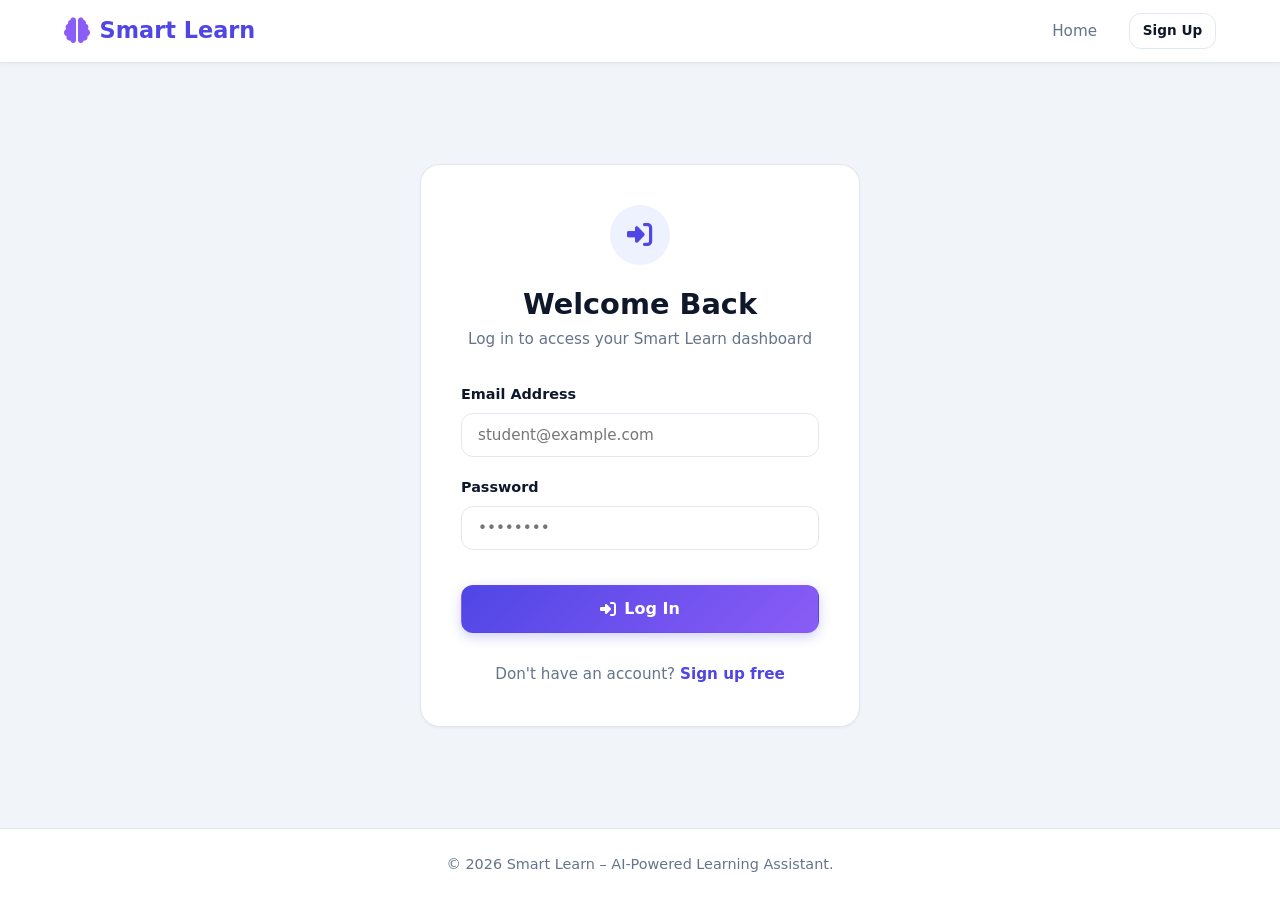
<file: frontend/login.html>
<!DOCTYPE html>
<html lang="en">
<head>
  <meta charset="UTF-8">
  <meta name="viewport" content="width=device-width, initial-scale=1.0">
  <title>Login – Smart Learn</title>
  <link rel="stylesheet" href="css/styles.css">
  <link rel="stylesheet" href="https://cdnjs.cloudflare.com/ajax/libs/font-awesome/6.4.0/css/all.min.css">
</head>
<body style="background: #f1f5f9; display: flex; flex-direction: column; min-height: 100vh;">

  <!-- Navigation Bar -->
  <nav class="navbar">
    <div class="nav-container">
      <a href="index.html" class="brand-logo">
        <i class="fas fa-brain"></i> Smart Learn
      </a>
      <ul class="nav-links">
        <li><a href="index.html" class="nav-link">Home</a></li>
        <li><a href="signup.html" class="btn btn-outline btn-sm">Sign Up</a></li>
      </ul>
    </div>
  </nav>

  <!-- Login Form Container -->
  <main class="main-content" style="display: flex; align-items: center; justify-content: center; padding: 3rem 1.5rem;">
    <div class="card" style="width: 100%; max-width: 440px; padding: 2.5rem; border-radius: var(--radius-lg);">
      
      <div style="text-align: center; margin-bottom: 2rem;">
        <div style="width: 60px; height: 60px; background: var(--primary-light); color: var(--primary); border-radius: 50%; display: flex; align-items: center; justify-content: center; font-size: 1.6rem; margin: 0 auto 1rem;">
          <i class="fas fa-sign-in-alt"></i>
        </div>
        <h2 style="font-size: 1.8rem; font-weight: 800;">Welcome Back</h2>
        <p style="color: var(--text-muted); font-size: 0.95rem;">Log in to access your Smart Learn dashboard</p>
      </div>

      <div id="alert-container"></div>

      <form id="login-form">
        <div class="form-group">
          <label class="form-label" for="email">Email Address</label>
          <input type="email" id="email" class="form-control" placeholder="student@example.com" required>
        </div>

        <div class="form-group">
          <label class="form-label" for="password">Password</label>
          <input type="password" id="password" class="form-control" placeholder="••••••••" required>
        </div>

        <button type="submit" id="submit-btn" class="btn btn-primary" style="width: 100%; padding: 0.85rem; font-size: 1rem; margin-top: 1rem;">
          <i class="fas fa-sign-in-alt"></i> Log In
        </button>
      </form>

      <div style="text-align: center; margin-top: 1.8rem; font-size: 0.95rem; color: var(--text-muted);">
        Don't have an account? <a href="signup.html" style="font-weight: 700;">Sign up free</a>
      </div>
    </div>
  </main>

  <footer class="footer">
    <p>&copy; 2026 Smart Learn – AI-Powered Learning Assistant.</p>
  </footer>

  <script src="js/api.js"></script>
  <script src="js/auth.js"></script>
  <script>
    document.addEventListener('DOMContentLoaded', () => {
      // Redirect if already logged in
      if (getToken()) {
        window.location.href = 'dashboard.html';
      }

      const loginForm = document.getElementById('login-form');
      const alertContainer = document.getElementById('alert-container');
      const submitBtn = document.getElementById('submit-btn');

      loginForm.addEventListener('submit', async (e) => {
        e.preventDefault();
        alertContainer.innerHTML = '';

        const email = document.getElementById('email').value.trim();
        const password = document.getElementById('password').value;

        if (!email || !password) {
          alertContainer.innerHTML = `<div class="alert alert-danger"><i class="fas fa-exclamation-circle"></i> Please fill in all fields.</div>`;
          return;
        }

        try {
          submitBtn.disabled = true;
          submitBtn.innerHTML = `<div class="spinner"></div> Logging in...`;

          const data = await apiRequest('/api/auth/login', 'POST', { email, password }, false);
          
          setToken(data.access_token);
          setUser(data.user);
          
          showToast('Login successful! Redirecting...', 'success');
          setTimeout(() => {
            window.location.href = 'dashboard.html';
          }, 800);
        } catch (err) {
          alertContainer.innerHTML = `<div class="alert alert-danger"><i class="fas fa-exclamation-circle"></i> ${err.message}</div>`;
        } finally {
          submitBtn.disabled = false;
          submitBtn.innerHTML = `<i class="fas fa-sign-in-alt"></i> Log In`;
        }
      });
    });
  </script>
</body>
</html>
</file>
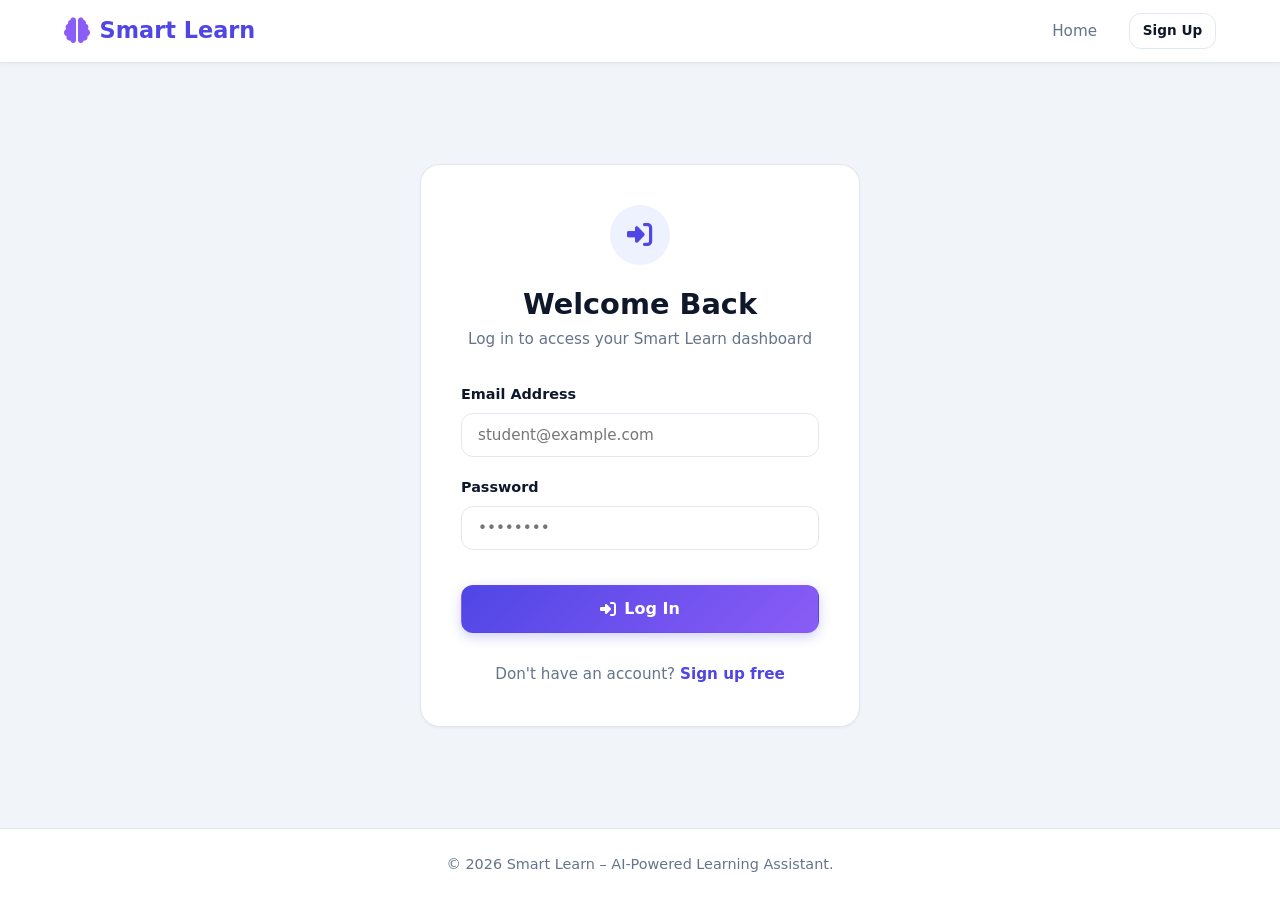
<file: frontend/profile.html>
<!DOCTYPE html>
<html lang="en">
<head>
  <meta charset="UTF-8">
  <meta name="viewport" content="width=device-width, initial-scale=1.0">
  <title>User Profile – Smart Learn</title>
  <link rel="stylesheet" href="css/styles.css">
  <link rel="stylesheet" href="https://cdnjs.cloudflare.com/ajax/libs/font-awesome/6.4.0/css/all.min.css">
</head>
<body>

  <!-- Navigation Bar -->
  <nav class="navbar">
    <div class="nav-container">
      <a href="dashboard.html" class="brand-logo">
        <i class="fas fa-brain"></i> Smart Learn
      </a>
      <button class="mobile-menu-btn"><i class="fas fa-bars"></i></button>
      <ul class="nav-links">
        <li><a href="dashboard.html" class="nav-link"><i class="fas fa-tachometer-alt"></i> Dashboard</a></li>
        <li><a href="ask-ai.html" class="nav-link"><i class="fas fa-question-circle"></i> Ask AI</a></li>
        <li><a href="explain.html" class="nav-link"><i class="fas fa-lightbulb"></i> Explain</a></li>
        <li><a href="summarize.html" class="nav-link"><i class="fas fa-file-alt"></i> Summarize</a></li>
        <li><a href="test-generator.html" class="nav-link"><i class="fab fa-youtube"></i> Generate Test</a></li>
        <li><a href="history.html" class="nav-link"><i class="fas fa-history"></i> History</a></li>
        <li><a href="progress.html" class="nav-link"><i class="fas fa-chart-line"></i> Progress</a></li>
        <li><a href="profile.html" class="nav-link active"><i class="fas fa-user"></i> <span id="nav-user-name">Profile</span></a></li>
        <li><a href="#" id="nav-logout-btn" class="btn btn-outline btn-sm" style="color: var(--danger); border-color: #fca5a5;"><i class="fas fa-sign-out-alt"></i> Logout</a></li>
      </ul>
    </div>
  </nav>

  <!-- Main Content -->
  <main class="main-content" style="max-width: 600px;">

    <div class="card" style="text-align: center; padding: 2.5rem 1.5rem; margin-bottom: 2rem;">
      <div style="width: 90px; height: 90px; background: linear-gradient(135deg, var(--primary), var(--accent)); color: #ffffff; border-radius: 50%; display: flex; align-items: center; justify-content: center; font-size: 2.5rem; font-weight: 800; margin: 0 auto 1.2rem; box-shadow: var(--shadow-md);">
        <i class="fas fa-user-graduate"></i>
      </div>

      <h2 style="font-size: 1.8rem; font-weight: 800; color: var(--text-main); margin-bottom: 0.3rem;" id="profile-name">
        Student Name
      </h2>

      <p style="color: var(--text-muted); font-size: 1rem; margin-bottom: 1.5rem;" id="profile-email">
        student@example.com
      </p>

      <span class="badge badge-success" style="font-size: 0.85rem; padding: 0.4rem 1rem;">
        <i class="fas fa-check-circle"></i> Active Smart Learn Student Account
      </span>
    </div>

    <!-- Account Overview Box -->
    <div class="card" style="margin-bottom: 2rem;">
      <h3 class="card-title" style="margin-bottom: 1rem;">
        <i class="fas fa-id-card" style="color: var(--primary);"></i> Account Information
      </h3>

      <div style="display: flex; flex-direction: column; gap: 0.8rem; font-size: 0.95rem;">
        <div style="display: flex; justify-content: space-between; border-bottom: 1px solid var(--border-color); padding-bottom: 0.5rem;">
          <span style="color: var(--text-muted);">Account ID</span>
          <span style="font-weight: 600; font-family: monospace;" id="profile-id">--</span>
        </div>

        <div style="display: flex; justify-content: space-between; border-bottom: 1px solid var(--border-color); padding-bottom: 0.5rem;">
          <span style="color: var(--text-muted);">Member Since</span>
          <span style="font-weight: 600;" id="profile-date">--</span>
        </div>
      </div>
    </div>

    <!-- Actions -->
    <div style="text-align: center;">
      <button type="button" onclick="logoutUser()" class="btn btn-danger btn-lg" style="width: 100%;">
        <i class="fas fa-sign-out-alt"></i> Log Out of Account
      </button>
    </div>

  </main>

  <footer class="footer">
    <p>&copy; 2026 Smart Learn – AI-Powered Learning Assistant.</p>
  </footer>

  <script src="js/api.js"></script>
  <script src="js/auth.js"></script>
  <script>
    document.addEventListener('DOMContentLoaded', async () => {
      checkAuthProtection();

      try {
        const user = await apiRequest('/api/auth/me', 'GET', null, true);
        document.getElementById('profile-name').textContent = user.name;
        document.getElementById('profile-email').textContent = user.email;
        document.getElementById('profile-id').textContent = user.id;
        document.getElementById('profile-date').textContent = new Date(user.created_at).toLocaleDateString();
      } catch (err) {
        console.error('Failed to load profile:', err);
      }
    });
  </script>
</body>
</html>
</file>
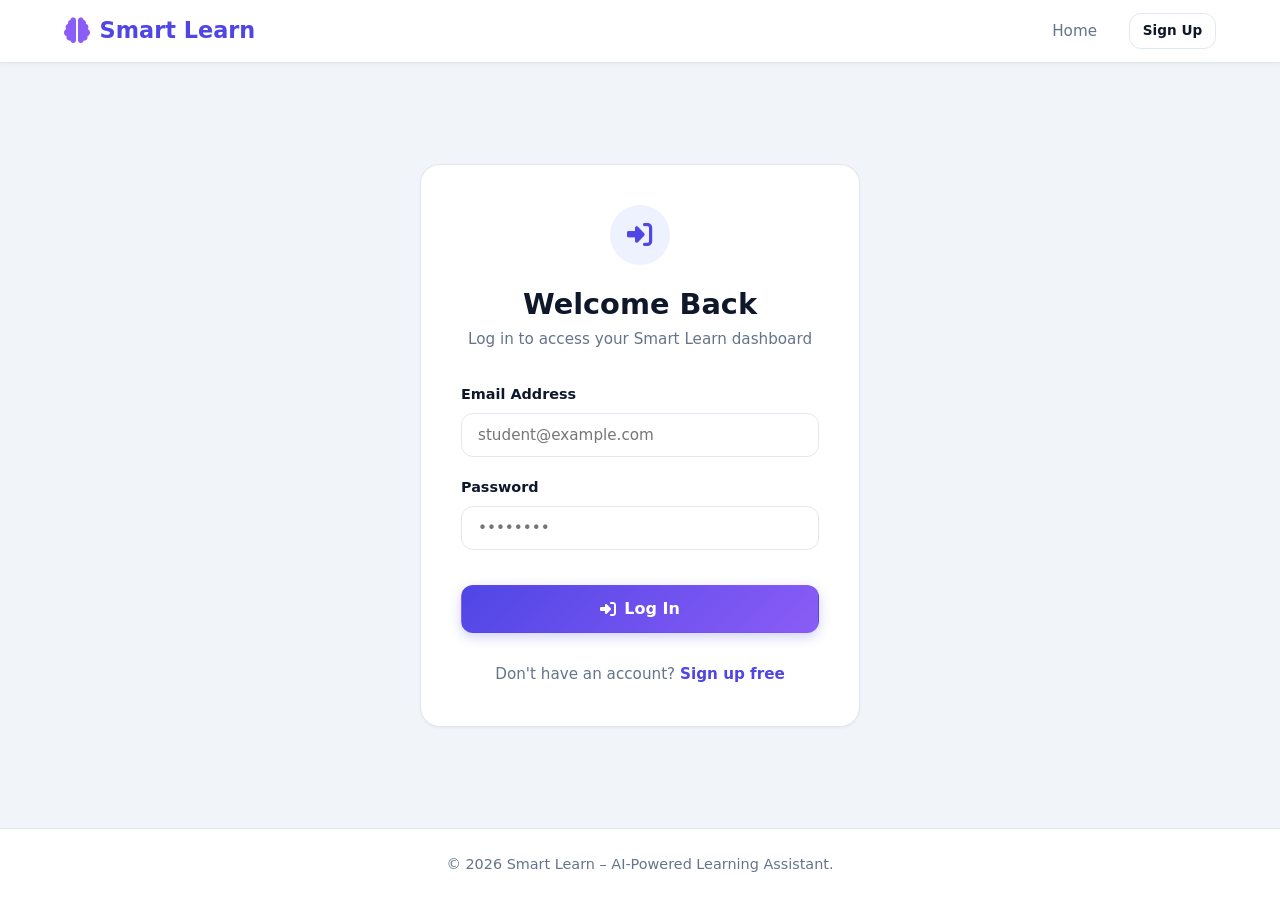
<file: frontend/progress.html>
<!DOCTYPE html>
<html lang="en">
<head>
  <meta charset="UTF-8">
  <meta name="viewport" content="width=device-width, initial-scale=1.0">
  <title>Progress & AI Recommendations – Smart Learn</title>
  <link rel="stylesheet" href="css/styles.css">
  <link rel="stylesheet" href="https://cdnjs.cloudflare.com/ajax/libs/font-awesome/6.4.0/css/all.min.css">
</head>
<body>

  <!-- Navigation Bar -->
  <nav class="navbar">
    <div class="nav-container">
      <a href="dashboard.html" class="brand-logo">
        <i class="fas fa-brain"></i> Smart Learn
      </a>
      <button class="mobile-menu-btn"><i class="fas fa-bars"></i></button>
      <ul class="nav-links">
        <li><a href="dashboard.html" class="nav-link"><i class="fas fa-tachometer-alt"></i> Dashboard</a></li>
        <li><a href="ask-ai.html" class="nav-link"><i class="fas fa-question-circle"></i> Ask AI</a></li>
        <li><a href="explain.html" class="nav-link"><i class="fas fa-lightbulb"></i> Explain</a></li>
        <li><a href="summarize.html" class="nav-link"><i class="fas fa-file-alt"></i> Summarize</a></li>
        <li><a href="test-generator.html" class="nav-link"><i class="fab fa-youtube"></i> Generate Test</a></li>
        <li><a href="history.html" class="nav-link"><i class="fas fa-history"></i> History</a></li>
        <li><a href="progress.html" class="nav-link active"><i class="fas fa-chart-line"></i> Progress</a></li>
        <li><a href="profile.html" class="nav-link"><i class="fas fa-user"></i> <span id="nav-user-name">Profile</span></a></li>
        <li><a href="#" id="nav-logout-btn" class="btn btn-outline btn-sm" style="color: var(--danger); border-color: #fca5a5;"><i class="fas fa-sign-out-alt"></i> Logout</a></li>
      </ul>
    </div>
  </nav>

  <!-- Main Content -->
  <main class="main-content">

    <div style="margin-bottom: 2rem;">
      <h1 style="font-size: 2rem; font-weight: 800; color: var(--text-main); display: flex; align-items: center; gap: 0.6rem;">
        <i class="fas fa-chart-line" style="color: var(--primary);"></i> Student Progress & Learning Recommendations
      </h1>
      <p style="color: var(--text-muted); font-size: 1.05rem;">
        Track performance history over time and get personalized study guidance based on actual assessment data.
      </p>
    </div>

    <!-- Overview Stats Grid -->
    <div class="grid-4" style="margin-bottom: 2rem;">
      <div class="card" style="border-top: 4px solid var(--primary);">
        <div style="font-size: 0.85rem; color: var(--text-muted); font-weight: 600; text-transform: uppercase;">Tests Attempted</div>
        <div style="font-size: 2rem; font-weight: 800; color: var(--text-main);" id="p-tests">0</div>
      </div>

      <div class="card" style="border-top: 4px solid var(--accent);">
        <div style="font-size: 0.85rem; color: var(--text-muted); font-weight: 600; text-transform: uppercase;">Questions Solved</div>
        <div style="font-size: 2rem; font-weight: 800; color: var(--text-main);" id="p-questions">0</div>
      </div>

      <div class="card" style="border-top: 4px solid var(--info);">
        <div style="font-size: 0.85rem; color: var(--text-muted); font-weight: 600; text-transform: uppercase;">Average Score</div>
        <div style="font-size: 2rem; font-weight: 800; color: var(--text-main);" id="p-avg">0%</div>
      </div>

      <div class="card" style="border-top: 4px solid var(--success);">
        <div style="font-size: 0.85rem; color: var(--text-muted); font-weight: 600; text-transform: uppercase;">Highest Score</div>
        <div style="font-size: 2rem; font-weight: 800; color: var(--text-main);" id="p-best">0%</div>
      </div>
    </div>

    <!-- Difficulty Accuracy & Totals Section -->
    <div class="grid-2" style="margin-bottom: 2.5rem;">
      
      <!-- Accuracy by Difficulty -->
      <div class="card">
        <h3 class="card-title" style="margin-bottom: 1.2rem;">
          <i class="fas fa-layer-group" style="color: var(--primary);"></i> Accuracy by Difficulty Level
        </h3>
        
        <div style="display: flex; flex-direction: column; gap: 1.2rem;" id="diff-bars-container">
          <!-- Easy Bar -->
          <div>
            <div style="display: flex; justify-content: space-between; font-size: 0.9rem; font-weight: 600; margin-bottom: 0.3rem;">
              <span>Easy Difficulty</span>
              <span id="easy-pct">0%</span>
            </div>
            <div style="height: 10px; background: var(--border-color); border-radius: var(--radius-full); overflow: hidden;">
              <div id="easy-bar" style="height: 100%; width: 0%; background: var(--success); transition: width 0.6s ease;"></div>
            </div>
          </div>

          <!-- Medium Bar -->
          <div>
            <div style="display: flex; justify-content: space-between; font-size: 0.9rem; font-weight: 600; margin-bottom: 0.3rem;">
              <span>Medium Difficulty</span>
              <span id="med-pct">0%</span>
            </div>
            <div style="height: 10px; background: var(--border-color); border-radius: var(--radius-full); overflow: hidden;">
              <div id="med-bar" style="height: 100%; width: 0%; background: var(--warning); transition: width 0.6s ease;"></div>
            </div>
          </div>

          <!-- Hard Bar -->
          <div>
            <div style="display: flex; justify-content: space-between; font-size: 0.9rem; font-weight: 600; margin-bottom: 0.3rem;">
              <span>Hard Difficulty</span>
              <span id="hard-pct">0%</span>
            </div>
            <div style="height: 10px; background: var(--border-color); border-radius: var(--radius-full); overflow: hidden;">
              <div id="hard-bar" style="height: 100%; width: 0%; background: var(--danger); transition: width 0.6s ease;"></div>
            </div>
          </div>
        </div>
      </div>

      <!-- Question Totals Breakdown -->
      <div class="card">
        <h3 class="card-title" style="margin-bottom: 1.2rem;">
          <i class="fas fa-pie-chart" style="color: var(--accent);"></i> Response Distribution
        </h3>

        <div style="display: flex; flex-direction: column; gap: 1rem;">
          <div style="display: flex; align-items: center; justify-content: space-between; padding: 0.8rem; background: var(--success-bg); border-radius: var(--radius-sm);">
            <div style="font-weight: 600; color: #047857;"><i class="fas fa-check-circle"></i> Correct Answers</div>
            <div style="font-size: 1.3rem; font-weight: 800; color: #047857;" id="dist-correct">0</div>
          </div>

          <div style="display: flex; align-items: center; justify-content: space-between; padding: 0.8rem; background: var(--danger-bg); border-radius: var(--radius-sm);">
            <div style="font-weight: 600; color: #b91c1c;"><i class="fas fa-times-circle"></i> Incorrect Answers</div>
            <div style="font-size: 1.3rem; font-weight: 800; color: #b91c1c;" id="dist-incorrect">0</div>
          </div>

          <div style="display: flex; align-items: center; justify-content: space-between; padding: 0.8rem; background: var(--warning-bg); border-radius: var(--radius-sm);">
            <div style="font-weight: 600; color: #b45309;"><i class="fas fa-minus-circle"></i> Unanswered Questions</div>
            <div style="font-size: 1.3rem; font-weight: 800; color: #b45309;" id="dist-unanswered">0</div>
          </div>
        </div>
      </div>

    </div>

    <!-- AI Personalized Recommendations Section -->
    <div class="card" style="background: linear-gradient(135deg, #1e293b, #0f172a); color: #ffffff; margin-bottom: 2.5rem; border: none; box-shadow: var(--shadow-lg);">
      <div style="display: flex; align-items: center; justify-content: space-between; border-bottom: 1px solid rgba(255,255,255,0.1); padding-bottom: 1rem; margin-bottom: 1.5rem;">
        <h2 style="font-size: 1.5rem; font-weight: 800; margin: 0; color: #ffffff; display: flex; align-items: center; gap: 0.6rem;">
          <i class="fas fa-sparkles" style="color: var(--accent);"></i> AI Personalized Recommendations
        </h2>
        <span class="badge badge-mixed" style="background: var(--accent); color: #ffffff;">Data-Driven</span>
      </div>

      <div id="ai-rec-loading" style="text-align: center; padding: 2rem;">
        <div class="spinner" style="margin: 0 auto 1rem;"></div>
        <p style="color: #cbd5e1;">Gemini AI is analyzing your performance history...</p>
      </div>

      <div id="ai-rec-container" style="display: none;">
        <div style="font-size: 1.1rem; color: #e2e8f0; margin-bottom: 1.5rem; line-height: 1.6; font-weight: 600;" id="ai-overall-status"></div>

        <div class="grid-2" style="margin-bottom: 1.5rem;">
          <!-- Strengths -->
          <div style="background: rgba(16, 185, 129, 0.1); border: 1px solid rgba(16, 185, 129, 0.3); border-radius: var(--radius-md); padding: 1.2rem;">
            <h4 style="color: var(--success); font-size: 1rem; font-weight: 700; margin-bottom: 0.6rem;">
              <i class="fas fa-thumbs-up"></i> Observed Strengths
            </h4>
            <ul id="strengths-list" style="padding-left: 1.2rem; color: #e2e8f0; font-size: 0.92rem;"></ul>
          </div>

          <!-- Weaknesses -->
          <div style="background: rgba(239, 68, 68, 0.1); border: 1px solid rgba(239, 68, 68, 0.3); border-radius: var(--radius-md); padding: 1.2rem;">
            <h4 style="color: var(--danger); font-size: 1rem; font-weight: 700; margin-bottom: 0.6rem;">
              <i class="fas fa-exclamation-triangle"></i> Areas for Improvement
            </h4>
            <ul id="weaknesses-list" style="padding-left: 1.2rem; color: #e2e8f0; font-size: 0.92rem;"></ul>
          </div>
        </div>

        <h3 style="font-size: 1.2rem; font-weight: 700; color: #ffffff; margin-bottom: 1rem;">
          <i class="fas fa-tasks"></i> Recommended Action Steps
        </h3>
        <div id="recommendations-cards-grid" class="grid-3"></div>
      </div>
    </div>

  </main>

  <footer class="footer">
    <p>&copy; 2026 Smart Learn – AI-Powered Learning Assistant.</p>
  </footer>

  <script src="js/api.js"></script>
  <script src="js/auth.js"></script>
  <script>
    document.addEventListener('DOMContentLoaded', async () => {
      checkAuthProtection();

      // Load Progress Analytics
      try {
        const pData = await apiRequest('/api/progress', 'GET', null, true);
        
        document.getElementById('p-tests').textContent = pData.tests_attempted || 0;
        document.getElementById('p-questions').textContent = pData.questions_attempted || 0;
        document.getElementById('p-avg').textContent = (pData.average_score_percentage || 0) + '%';
        document.getElementById('p-best').textContent = (pData.best_score_percentage || 0) + '%';

        document.getElementById('dist-correct').textContent = pData.total_correct || 0;
        document.getElementById('dist-incorrect').textContent = pData.total_incorrect || 0;
        document.getElementById('dist-unanswered').textContent = pData.total_unanswered || 0;

        // Difficulty Bars
        const byDiff = pData.by_difficulty || {};
        const easyPct = byDiff.easy ? byDiff.easy.percentage : 0;
        const medPct = byDiff.medium ? byDiff.medium.percentage : 0;
        const hardPct = byDiff.hard ? byDiff.hard.percentage : 0;

        document.getElementById('easy-pct').textContent = easyPct + '%';
        document.getElementById('easy-bar').style.width = easyPct + '%';

        document.getElementById('med-pct').textContent = medPct + '%';
        document.getElementById('med-bar').style.width = medPct + '%';

        document.getElementById('hard-pct').textContent = hardPct + '%';
        document.getElementById('hard-bar').style.width = hardPct + '%';

      } catch (err) {
        console.error('Progress analytics failed to load:', err);
      }

      // Load AI Personalization Recommendations
      try {
        const rData = await apiRequest('/api/recommendations', 'GET', null, true);
        
        document.getElementById('ai-rec-loading').style.display = 'none';
        document.getElementById('ai-rec-container').style.display = 'block';

        document.getElementById('ai-overall-status').textContent = rData.overall_status || 'Keep advancing!';

        document.getElementById('strengths-list').innerHTML = (rData.strengths || ['Consistent effort']).map(s => `<li style="margin-bottom: 0.3rem;">${s}</li>`).join('');
        document.getElementById('weaknesses-list').innerHTML = (rData.weaknesses || ['Review incorrect answers']).map(w => `<li style="margin-bottom: 0.3rem;">${w}</li>`).join('');

        const recGrid = document.getElementById('recommendations-cards-grid');
        recGrid.innerHTML = (rData.recommendations || []).map(r => `
          <div style="background: rgba(255,255,255,0.05); border: 1px solid rgba(255,255,255,0.1); border-radius: var(--radius-md); padding: 1.2rem; display: flex; flex-direction: column; justify-content: space-between;">
            <div>
              <span class="badge badge-mixed" style="margin-bottom: 0.6rem;">${r.category}</span>
              <h4 style="font-size: 1rem; font-weight: 700; color: #ffffff; margin-bottom: 0.4rem;">${r.title}</h4>
              <p style="font-size: 0.85rem; color: #94a3b8;">${r.description}</p>
            </div>
            <div style="margin-top: 1rem;">
              <a href="${r.action_type === 'practice' ? 'dashboard.html' : r.action_type === 'review' ? 'explain.html' : 'test-generator.html'}" class="btn btn-primary btn-sm" style="width: 100%;">
                Take Action <i class="fas fa-arrow-right"></i>
              </a>
            </div>
          </div>
        `).join('');

      } catch (err) {
        document.getElementById('ai-rec-loading').innerHTML = `<p style="color: #fca5a5;">Could not load AI recommendations.</p>`;
      }
    });
  </script>
</body>
</html>
</file>
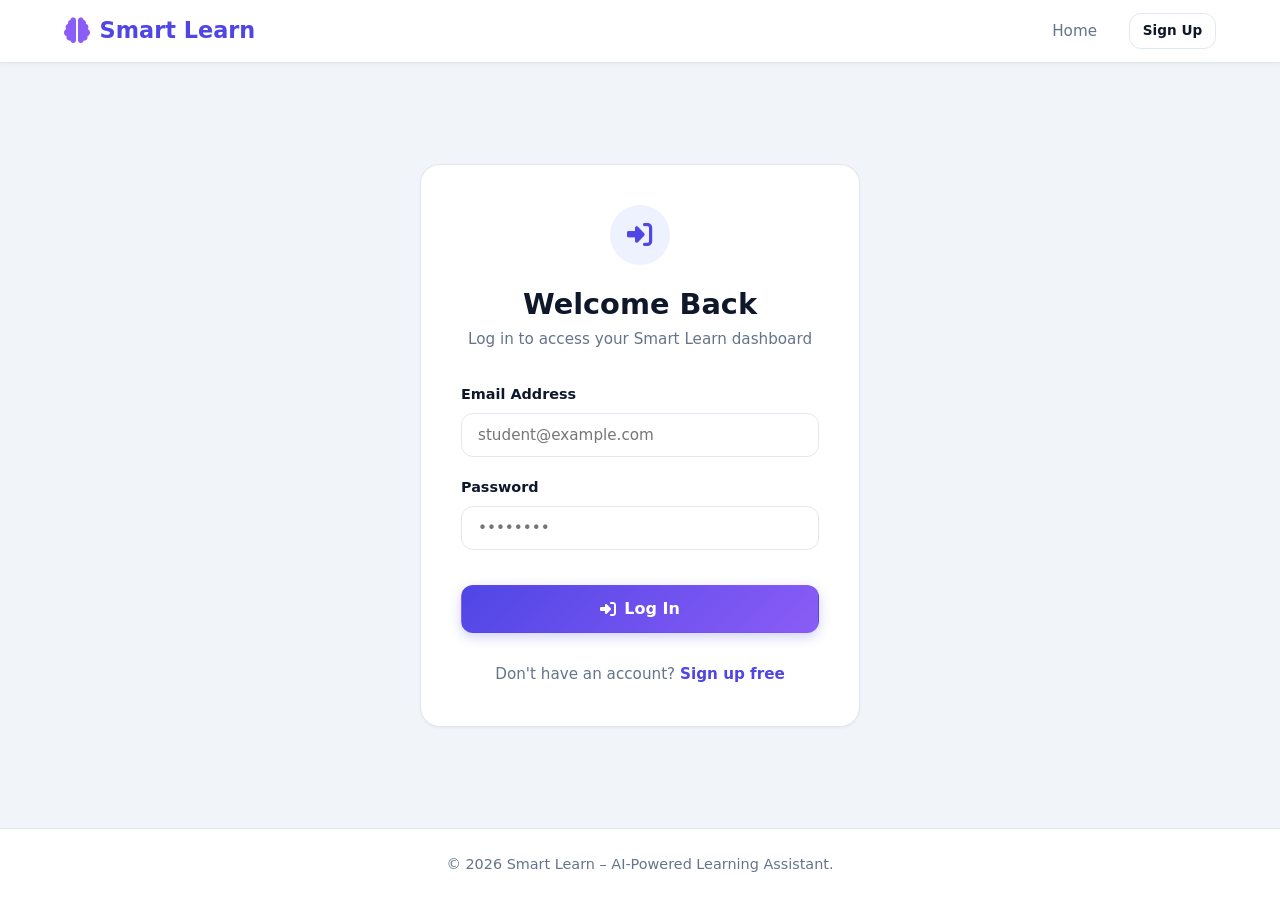
<file: frontend/results.html>
<!DOCTYPE html>
<html lang="en">
<head>
  <meta charset="UTF-8">
  <meta name="viewport" content="width=device-width, initial-scale=1.0">
  <title>Test Results & Evaluation – Smart Learn</title>
  <link rel="stylesheet" href="css/styles.css">
  <link rel="stylesheet" href="https://cdnjs.cloudflare.com/ajax/libs/font-awesome/6.4.0/css/all.min.css">
</head>
<body>

  <!-- Navigation Bar -->
  <nav class="navbar">
    <div class="nav-container">
      <a href="dashboard.html" class="brand-logo">
        <i class="fas fa-brain"></i> Smart Learn
      </a>
      <button class="mobile-menu-btn"><i class="fas fa-bars"></i></button>
      <ul class="nav-links">
        <li><a href="dashboard.html" class="nav-link"><i class="fas fa-tachometer-alt"></i> Dashboard</a></li>
        <li><a href="test-generator.html" class="nav-link"><i class="fab fa-youtube"></i> Generate Test</a></li>
        <li><a href="history.html" class="nav-link"><i class="fas fa-history"></i> History</a></li>
        <li><a href="progress.html" class="nav-link"><i class="fas fa-chart-line"></i> Progress</a></li>
      </ul>
    </div>
  </nav>

  <!-- Main Content -->
  <main class="main-content">

    <div id="results-loading-state" style="text-align: center; padding: 4rem 1.5rem;">
      <div class="spinner spinner-dark" style="width: 40px; height: 40px; margin: 0 auto 1rem;"></div>
      <p style="color: var(--text-muted); font-size: 1.1rem;">Retrieving evaluation results...</p>
    </div>

    <!-- Results Main Container -->
    <div id="results-main-container" style="display: none;">

      <!-- Score Hero Section -->
      <section class="score-hero">
        <span class="badge badge-mixed" style="font-size: 0.9rem; background: rgba(255,255,255,0.2); color: #ffffff;">
          <i class="fas fa-award"></i> Evaluation Summary
        </span>
        
        <h1 style="font-size: 2rem; font-weight: 800; margin-top: 0.8rem;" id="res-test-title">
          Smart Test Results
        </h1>

        <!-- Huge Score & Percentage -->
        <div class="score-circle">
          <span id="res-score-fraction">0/0</span>
          <div style="font-size: 1.8rem; font-weight: 700; opacity: 0.9;" id="res-percentage-text">0%</div>
        </div>

        <p style="font-size: 1.1rem; color: #e0e7ff;" id="res-performance-feedback">
          Great job! Keep practicing to master this material.
        </p>
      </section>

      <!-- Metric Breakdown Grid -->
      <div class="grid-4" style="margin-bottom: 2rem;">
        <div class="card" style="text-align: center;">
          <div style="font-size: 0.85rem; color: var(--text-muted); font-weight: 600; text-transform: uppercase;">Total Questions</div>
          <div style="font-size: 1.8rem; font-weight: 800; color: var(--text-main);" id="metric-total">0</div>
        </div>

        <div class="card" style="text-align: center; border-bottom: 4px solid var(--success);">
          <div style="font-size: 0.85rem; color: var(--text-muted); font-weight: 600; text-transform: uppercase;">Correct Answers</div>
          <div style="font-size: 1.8rem; font-weight: 800; color: var(--success);" id="metric-correct">0</div>
        </div>

        <div class="card" style="text-align: center; border-bottom: 4px solid var(--danger);">
          <div style="font-size: 0.85rem; color: var(--text-muted); font-weight: 600; text-transform: uppercase;">Incorrect Answers</div>
          <div style="font-size: 1.8rem; font-weight: 800; color: var(--danger);" id="metric-incorrect">0</div>
        </div>

        <div class="card" style="text-align: center; border-bottom: 4px solid var(--warning);">
          <div style="font-size: 0.85rem; color: var(--text-muted); font-weight: 600; text-transform: uppercase;">Unanswered</div>
          <div style="font-size: 1.8rem; font-weight: 800; color: var(--warning);" id="metric-unanswered">0</div>
        </div>
      </div>

      <!-- Action Buttons Bar -->
      <div class="card" style="margin-bottom: 2.5rem; background: #ffffff;">
        <div style="display: flex; gap: 0.8rem; flex-wrap: wrap; justify-content: center;">
          
          <button type="button" id="btn-toggle-review" class="btn btn-primary">
            <i class="fas fa-eye"></i> View Correct Answers
          </button>

          <button type="button" id="btn-reattempt" class="btn btn-secondary">
            <i class="fas fa-redo"></i> Reattempt Test (New Questions)
          </button>

          <button type="button" id="btn-practice-incorrect" class="btn btn-outline" style="border-color: var(--warning); color: #b45309;">
            <i class="fas fa-bullseye"></i> Practice Incorrect Questions
          </button>

          <a href="test-generator.html" class="btn btn-outline">
            <i class="fas fa-plus-circle"></i> Generate New Test
          </a>

          <a href="dashboard.html" class="btn btn-outline">
            <i class="fas fa-home"></i> Back to Dashboard
          </a>

        </div>
      </div>

      <!-- Answer Review Section -->
      <section id="review-section" style="display: none;">
        <div style="margin-bottom: 1.5rem;">
          <h2 style="font-size: 1.5rem; font-weight: 800; color: var(--text-main); display: flex; align-items: center; gap: 0.6rem;">
            <i class="fas fa-book-reader" style="color: var(--primary);"></i> Answer Key & AI Explanations
          </h2>
          <p style="color: var(--text-muted); font-size: 0.95rem;">
            Review your responses against the ground-truth correct options.
          </p>
        </div>

        <div id="reviews-list-container"></div>
      </section>

    </div>

  </main>

  <footer class="footer">
    <p>&copy; 2026 Smart Learn – AI-Powered Learning Assistant.</p>
  </footer>

  <script src="js/api.js"></script>
  <script src="js/auth.js"></script>
  <script>
    document.addEventListener('DOMContentLoaded', async () => {
      checkAuthProtection();

      const urlParams = new URLSearchParams(window.location.search);
      const attemptId = urlParams.get('attempt_id');

      if (!attemptId) {
        showToast('No attempt specified.', 'danger');
        setTimeout(() => { window.location.href = 'dashboard.html'; }, 1000);
        return;
      }

      let attemptData = null;

      try {
        attemptData = await apiRequest(`/api/attempts/${attemptId}`, 'GET', null, true);
        
        document.getElementById('results-loading-state').style.display = 'none';
        document.getElementById('results-main-container').style.display = 'block';

        renderEvaluationSummary(attemptData);
      } catch (err) {
        document.getElementById('results-loading-state').innerHTML = `
          <div class="alert alert-danger"><i class="fas fa-exclamation-circle"></i> ${err.message}</div>
          <a href="dashboard.html" class="btn btn-primary">Back to Dashboard</a>
        `;
      }

      function renderEvaluationSummary(att) {
        document.getElementById('res-score-fraction').textContent = `${att.score} / ${att.total_questions}`;
        document.getElementById('res-percentage-text').textContent = `${att.percentage}%`;

        document.getElementById('metric-total').textContent = att.total_questions;
        document.getElementById('metric-correct').textContent = att.correct_count;
        document.getElementById('metric-incorrect').textContent = att.incorrect_count;
        document.getElementById('metric-unanswered').textContent = att.unanswered_count;

        const feedback = document.getElementById('res-performance-feedback');
        if (att.percentage >= 85) {
          feedback.textContent = '🌟 Exceptional Mastery! You have a deep understanding of this material.';
        } else if (att.percentage >= 70) {
          feedback.textContent = '👍 Good Work! You answered most questions correctly.';
        } else {
          feedback.textContent = '💪 Keep Practicing! Review the explanations below and try practicing incorrect questions.';
        }

        renderAnswerReviews(att.reviews || []);
      }

      function renderAnswerReviews(reviews) {
        const container = document.getElementById('reviews-list-container');
        
        container.innerHTML = reviews.map((r, idx) => {
          const isCorrect = r.is_correct;
          const optionsMap = [
            { key: 'option_a', text: r.option_a, label: 'A' },
            { key: 'option_b', text: r.option_b, label: 'B' },
            { key: 'option_c', text: r.option_c, label: 'C' },
            { key: 'option_d', text: r.option_d, label: 'D' }
          ];

          const optionsHtml = optionsMap.map(opt => {
            const isTargetCorrect = opt.key === r.correct_answer;
            const isUserSelected = opt.key === r.selected_answer;
            
            let cls = 'review-option';
            let badgeText = '';

            if (isTargetCorrect) {
              cls += ' is-correct';
              badgeText = '<span class="badge badge-success" style="float: right;">Correct Answer</span>';
            } else if (isUserSelected && !isCorrect) {
              cls += ' is-user-incorrect';
              badgeText = '<span class="badge badge-danger" style="float: right;">Your Answer</span>';
            }

            return `
              <div class="${cls}">
                <strong>${opt.label}.</strong> ${opt.text} ${badgeText}
              </div>
            `;
          }).join('');

          return `
            <div class="review-card ${isCorrect ? 'correct' : 'incorrect'}">
              <div style="display: flex; align-items: center; justify-content: space-between; margin-bottom: 0.8rem;">
                <span style="font-weight: 700; font-size: 1.05rem;">Question ${idx + 1}</span>
                <span class="badge ${isCorrect ? 'badge-success' : 'badge-danger'}">
                  ${isCorrect ? '<i class="fas fa-check"></i> Correct' : '<i class="fas fa-times"></i> Incorrect / Skipped'}
                </span>
              </div>

              <div style="font-size: 1.1rem; font-weight: 600; color: var(--text-main); margin-bottom: 1rem;">
                ${r.question}
              </div>

              <div style="margin-bottom: 1.2rem;">
                ${optionsHtml}
              </div>

              <!-- AI Explanation Box -->
              <div style="background: var(--light-bg); border-radius: var(--radius-sm); padding: 1rem; border-left: 3px solid var(--primary);">
                <div style="font-size: 0.85rem; font-weight: 700; color: var(--primary); margin-bottom: 0.3rem;">
                  <i class="fas fa-lightbulb"></i> AI Explanation:
                </div>
                <div style="font-size: 0.92rem; color: var(--text-main); line-height: 1.6;">
                  ${r.explanation}
                </div>
              </div>
            </div>
          `;
        }).join('');
      }

      // Action Handlers
      const reviewSection = document.getElementById('review-section');
      document.getElementById('btn-toggle-review').addEventListener('click', () => {
        if (reviewSection.style.display === 'none') {
          reviewSection.style.display = 'block';
          reviewSection.scrollIntoView({ behavior: 'smooth' });
        } else {
          reviewSection.style.display = 'none';
        }
      });

      // Reattempt Action
      document.getElementById('btn-reattempt').addEventListener('click', async () => {
        const btn = document.getElementById('btn-reattempt');
        try {
          btn.disabled = true;
          btn.innerHTML = `<div class="spinner"></div> Generating fresh questions...`;

          const newTestRes = await apiRequest(`/api/tests/${attemptData.test_id}/reattempt`, 'POST', null, true);
          showToast('Fresh question paper generated! Redirecting...', 'success');
          
          setTimeout(() => {
            window.location.href = `test.html?test_id=${newTestRes.id}`;
          }, 800);
        } catch (err) {
          showToast(err.message || 'Reattempt generation failed.', 'danger');
          btn.disabled = false;
          btn.innerHTML = `<i class="fas fa-redo"></i> Reattempt Test (New Questions)`;
        }
      });

      // Practice Incorrect Action
      document.getElementById('btn-practice-incorrect').addEventListener('click', async () => {
        const btn = document.getElementById('btn-practice-incorrect');
        try {
          btn.disabled = true;
          btn.innerHTML = `<div class="spinner"></div> Creating practice set...`;

          const practiceRes = await apiRequest(`/api/tests/${attemptData.test_id}/practice-incorrect`, 'POST', null, true);
          showToast('Practice quiz generated!', 'success');
          
          setTimeout(() => {
            window.location.href = `test.html?test_id=${practiceRes.id}`;
          }, 800);
        } catch (err) {
          showToast(err.message || 'Practice set creation failed.', 'danger');
          btn.disabled = false;
          btn.innerHTML = `<i class="fas fa-bullseye"></i> Practice Incorrect Questions`;
        }
      });

    });
  </script>
</body>
</html>
</file>
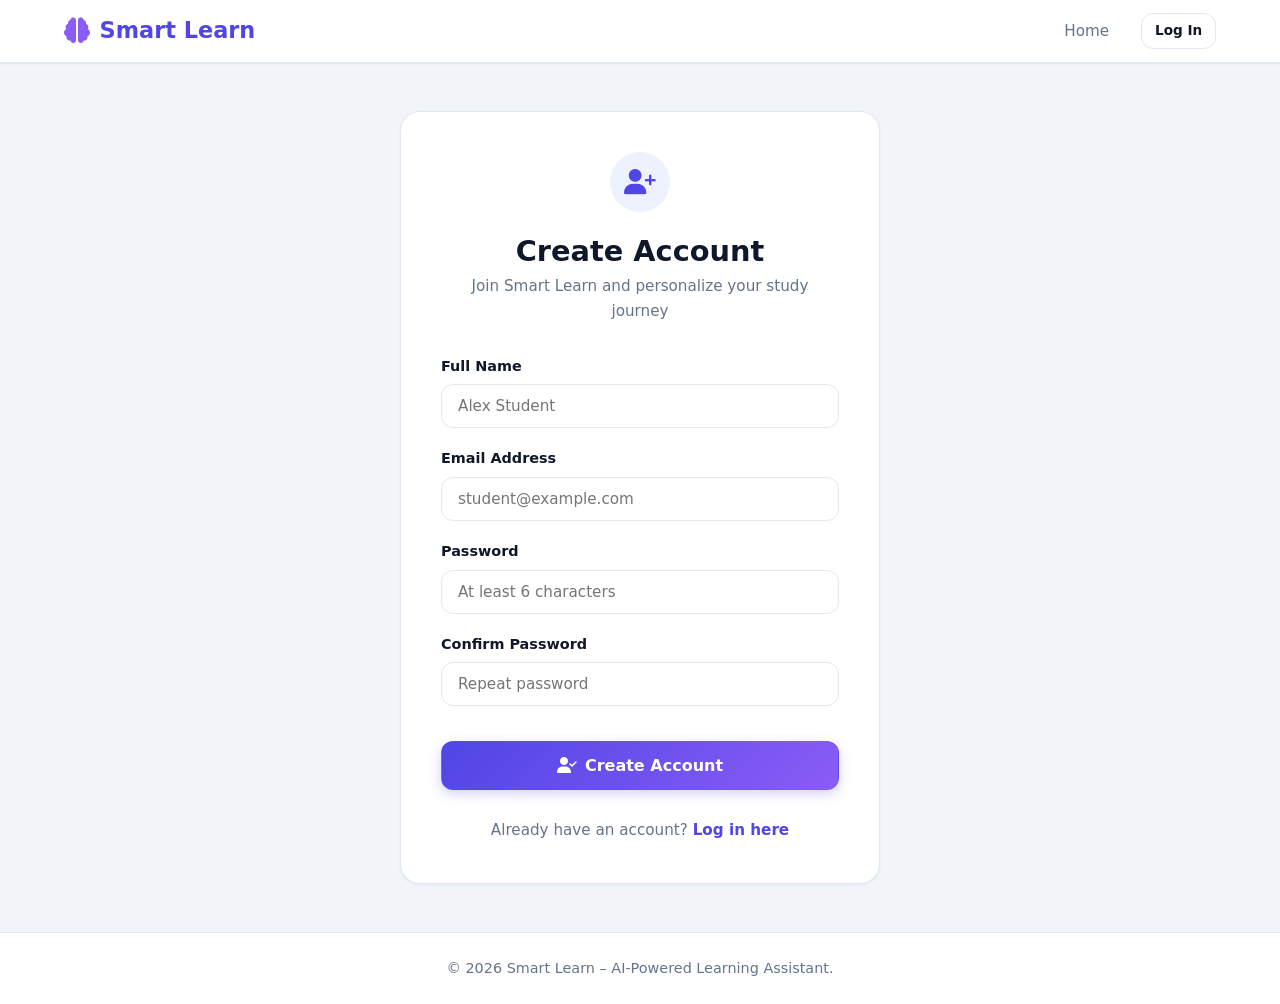
<file: frontend/signup.html>
<!DOCTYPE html>
<html lang="en">
<head>
  <meta charset="UTF-8">
  <meta name="viewport" content="width=device-width, initial-scale=1.0">
  <title>Sign Up – Smart Learn</title>
  <link rel="stylesheet" href="css/styles.css">
  <link rel="stylesheet" href="https://cdnjs.cloudflare.com/ajax/libs/font-awesome/6.4.0/css/all.min.css">
</head>
<body style="background: #f1f5f9; display: flex; flex-direction: column; min-height: 100vh;">

  <!-- Navigation Bar -->
  <nav class="navbar">
    <div class="nav-container">
      <a href="index.html" class="brand-logo">
        <i class="fas fa-brain"></i> Smart Learn
      </a>
      <ul class="nav-links">
        <li><a href="index.html" class="nav-link">Home</a></li>
        <li><a href="login.html" class="btn btn-outline btn-sm">Log In</a></li>
      </ul>
    </div>
  </nav>

  <!-- Signup Form Container -->
  <main class="main-content" style="display: flex; align-items: center; justify-content: center; padding: 3rem 1.5rem;">
    <div class="card" style="width: 100%; max-width: 480px; padding: 2.5rem; border-radius: var(--radius-lg);">
      
      <div style="text-align: center; margin-bottom: 2rem;">
        <div style="width: 60px; height: 60px; background: var(--primary-light); color: var(--primary); border-radius: 50%; display: flex; align-items: center; justify-content: center; font-size: 1.6rem; margin: 0 auto 1rem;">
          <i class="fas fa-user-plus"></i>
        </div>
        <h2 style="font-size: 1.8rem; font-weight: 800;">Create Account</h2>
        <p style="color: var(--text-muted); font-size: 0.95rem;">Join Smart Learn and personalize your study journey</p>
      </div>

      <div id="alert-container"></div>

      <form id="signup-form">
        <div class="form-group">
          <label class="form-label" for="name">Full Name</label>
          <input type="text" id="name" class="form-control" placeholder="Alex Student" required minlength="2">
        </div>

        <div class="form-group">
          <label class="form-label" for="email">Email Address</label>
          <input type="email" id="email" class="form-control" placeholder="student@example.com" required>
        </div>

        <div class="form-group">
          <label class="form-label" for="password">Password</label>
          <input type="password" id="password" class="form-control" placeholder="At least 6 characters" required minlength="6">
        </div>

        <div class="form-group">
          <label class="form-label" for="confirm-password">Confirm Password</label>
          <input type="password" id="confirm-password" class="form-control" placeholder="Repeat password" required minlength="6">
        </div>

        <button type="submit" id="submit-btn" class="btn btn-primary" style="width: 100%; padding: 0.85rem; font-size: 1rem; margin-top: 1rem;">
          <i class="fas fa-user-check"></i> Create Account
        </button>
      </form>

      <div style="text-align: center; margin-top: 1.8rem; font-size: 0.95rem; color: var(--text-muted);">
        Already have an account? <a href="login.html" style="font-weight: 700;">Log in here</a>
      </div>
    </div>
  </main>

  <footer class="footer">
    <p>&copy; 2026 Smart Learn – AI-Powered Learning Assistant.</p>
  </footer>

  <script src="js/api.js"></script>
  <script src="js/auth.js"></script>
  <script>
    document.addEventListener('DOMContentLoaded', () => {
      if (getToken()) {
        window.location.href = 'dashboard.html';
      }

      const signupForm = document.getElementById('signup-form');
      const alertContainer = document.getElementById('alert-container');
      const submitBtn = document.getElementById('submit-btn');

      signupForm.addEventListener('submit', async (e) => {
        e.preventDefault();
        alertContainer.innerHTML = '';

        const name = document.getElementById('name').value.trim();
        const email = document.getElementById('email').value.trim();
        const password = document.getElementById('password').value;
        const confirm_password = document.getElementById('confirm-password').value;

        if (password !== confirm_password) {
          alertContainer.innerHTML = `<div class="alert alert-danger"><i class="fas fa-exclamation-circle"></i> Passwords do not match.</div>`;
          return;
        }

        try {
          submitBtn.disabled = true;
          submitBtn.innerHTML = `<div class="spinner"></div> Creating Account...`;

          const data = await apiRequest('/api/auth/signup', 'POST', {
            name, email, password, confirm_password
          }, false);

          setToken(data.access_token);
          setUser(data.user);

          showToast('Account created successfully! Welcome to Smart Learn.', 'success');
          setTimeout(() => {
            window.location.href = 'dashboard.html';
          }, 800);
        } catch (err) {
          alertContainer.innerHTML = `<div class="alert alert-danger"><i class="fas fa-exclamation-circle"></i> ${err.message}</div>`;
        } finally {
          submitBtn.disabled = false;
          submitBtn.innerHTML = `<i class="fas fa-user-check"></i> Create Account`;
        }
      });
    });
  </script>
</body>
</html>
</file>
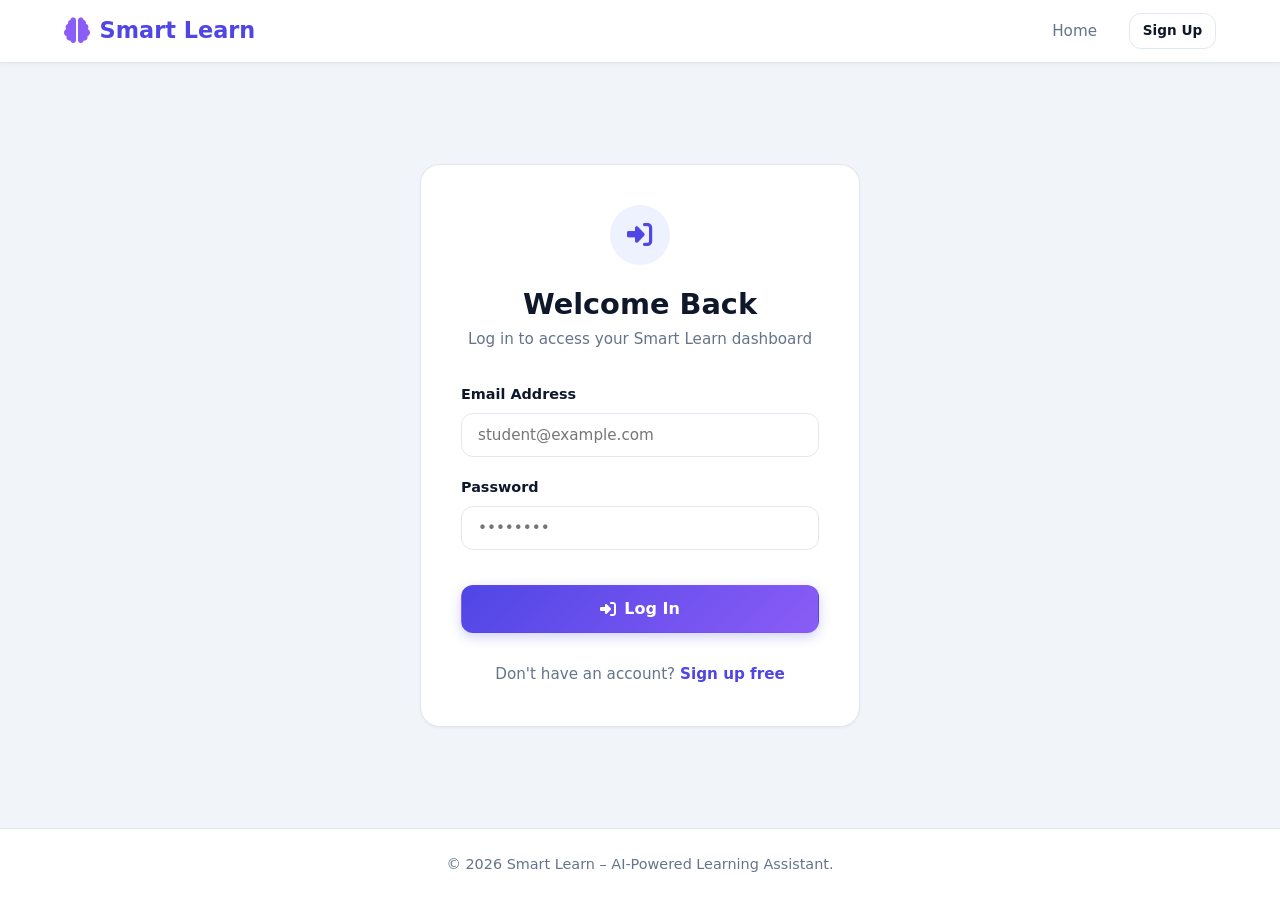
<file: frontend/summarize.html>
<!DOCTYPE html>
<html lang="en">
<head>
  <meta charset="UTF-8">
  <meta name="viewport" content="width=device-width, initial-scale=1.0">
  <title>Text Summarizer – Smart Learn</title>
  <link rel="stylesheet" href="css/styles.css">
  <link rel="stylesheet" href="https://cdnjs.cloudflare.com/ajax/libs/font-awesome/6.4.0/css/all.min.css">
</head>
<body>

  <!-- Navigation Bar -->
  <nav class="navbar">
    <div class="nav-container">
      <a href="dashboard.html" class="brand-logo">
        <i class="fas fa-brain"></i> Smart Learn
      </a>
      <button class="mobile-menu-btn"><i class="fas fa-bars"></i></button>
      <ul class="nav-links">
        <li><a href="dashboard.html" class="nav-link"><i class="fas fa-tachometer-alt"></i> Dashboard</a></li>
        <li><a href="ask-ai.html" class="nav-link"><i class="fas fa-question-circle"></i> Ask AI</a></li>
        <li><a href="explain.html" class="nav-link"><i class="fas fa-lightbulb"></i> Explain</a></li>
        <li><a href="summarize.html" class="nav-link active"><i class="fas fa-file-alt"></i> Summarize</a></li>
        <li><a href="test-generator.html" class="nav-link"><i class="fab fa-youtube"></i> Generate Test</a></li>
        <li><a href="history.html" class="nav-link"><i class="fas fa-history"></i> History</a></li>
        <li><a href="progress.html" class="nav-link"><i class="fas fa-chart-line"></i> Progress</a></li>
        <li><a href="profile.html" class="nav-link"><i class="fas fa-user"></i> <span id="nav-user-name">Profile</span></a></li>
        <li><a href="#" id="nav-logout-btn" class="btn btn-outline btn-sm" style="color: var(--danger); border-color: #fca5a5;"><i class="fas fa-sign-out-alt"></i> Logout</a></li>
      </ul>
    </div>
  </nav>

  <!-- Main Content -->
  <main class="main-content">

    <div style="margin-bottom: 2rem;">
      <h1 style="font-size: 2rem; font-weight: 800; color: var(--text-main); display: flex; align-items: center; gap: 0.6rem;">
        <i class="fas fa-file-alt" style="color: var(--warning);"></i> Educational Text Summarizer
      </h1>
      <p style="color: var(--text-muted); font-size: 1.05rem;">
        Paste any long textbook chapter, lecture notes, or research text to instantly extract structured summaries and key vocabulary.
      </p>
    </div>

    <!-- Form Container -->
    <div class="card" style="margin-bottom: 2rem;">
      <form id="summarize-form">
        <div class="form-group">
          <div style="display: flex; justify-content: space-between; align-items: center; margin-bottom: 0.4rem;">
            <label class="form-label" for="text-input" style="margin: 0;">Paste Educational Text</label>
            <span id="char-count" style="font-size: 0.8rem; color: var(--text-muted);">0 characters</span>
          </div>
          <textarea id="text-input" class="form-control" style="min-height: 200px;" placeholder="Paste text here (articles, transcriptions, textbook excerpts)..." required></textarea>
        </div>

        <div style="display: flex; gap: 1rem;">
          <button type="submit" id="submit-btn" class="btn btn-primary">
            <i class="fas fa-compress-alt"></i> Summarize Content
          </button>
          <button type="button" id="clear-btn" class="btn btn-outline">
            <i class="fas fa-eraser"></i> Clear Text
          </button>
        </div>
      </form>
    </div>

    <!-- Output Container -->
    <div id="output-container" style="display: none;" class="card">
      <div style="border-bottom: 1px solid var(--border-color); padding-bottom: 1rem; margin-bottom: 1.5rem;">
        <h3 class="card-title" style="margin: 0; font-size: 1.3rem;">
          <i class="fas fa-clipboard-check" style="color: var(--success);"></i> AI Summary & Analysis
        </h3>
      </div>

      <!-- Concise Summary -->
      <div style="margin-bottom: 1.8rem;">
        <h4 style="font-size: 1.1rem; font-weight: 700; color: var(--primary); margin-bottom: 0.6rem;">
          <i class="fas fa-align-left"></i> Executive Summary
        </h4>
        <div id="summary-text" style="font-size: 1rem; line-height: 1.7; color: var(--text-main); background: var(--light-bg); padding: 1.2rem; border-radius: var(--radius-md); border: 1px solid var(--border-color);"></div>
      </div>

      <div class="grid-2" style="margin-bottom: 1.8rem;">
        <!-- Key Points -->
        <div style="background: var(--primary-light); padding: 1.2rem; border-radius: var(--radius-md); border-left: 4px solid var(--primary);">
          <h4 style="font-size: 1rem; font-weight: 700; color: var(--primary); margin-bottom: 0.6rem;">
            <i class="fas fa-list-ul"></i> Essential Main Points
          </h4>
          <ul id="key-points-list" style="padding-left: 1.2rem; font-size: 0.95rem; color: var(--text-main);"></ul>
        </div>

        <!-- Important Concepts -->
        <div style="background: #fef3c7; padding: 1.2rem; border-radius: var(--radius-md); border-left: 4px solid var(--warning);">
          <h4 style="font-size: 1rem; font-weight: 700; color: #92400e; margin-bottom: 0.6rem;">
            <i class="fas fa-brain"></i> Core Concepts
          </h4>
          <ul id="concepts-list" style="padding-left: 1.2rem; font-size: 0.95rem; color: #78350f;"></ul>
        </div>
      </div>

      <!-- Key Terms & Vocabulary -->
      <div id="terms-section" style="display: none;">
        <h4 style="font-size: 1.1rem; font-weight: 700; color: var(--accent); margin-bottom: 0.8rem;">
          <i class="fas fa-book"></i> Key Terms & Vocabulary
        </h4>
        <div id="terms-grid" class="grid-2"></div>
      </div>

    </div>

  </main>

  <footer class="footer">
    <p>&copy; 2026 Smart Learn – AI-Powered Learning Assistant.</p>
  </footer>

  <script src="js/api.js"></script>
  <script src="js/auth.js"></script>
  <script>
    document.addEventListener('DOMContentLoaded', () => {
      checkAuthProtection();

      const form = document.getElementById('summarize-form');
      const textInput = document.getElementById('text-input');
      const charCount = document.getElementById('char-count');
      const submitBtn = document.getElementById('submit-btn');
      const clearBtn = document.getElementById('clear-btn');
      const outputContainer = document.getElementById('output-container');
      
      const summaryText = document.getElementById('summary-text');
      const keyPointsList = document.getElementById('key-points-list');
      const conceptsList = document.getElementById('concepts-list');
      const termsSection = document.getElementById('terms-section');
      const termsGrid = document.getElementById('terms-grid');

      textInput.addEventListener('input', () => {
        charCount.textContent = `${textInput.value.length} characters`;
      });

      clearBtn.addEventListener('click', () => {
        textInput.value = '';
        charCount.textContent = '0 characters';
        outputContainer.style.display = 'none';
      });

      form.addEventListener('submit', async (e) => {
        e.preventDefault();
        const text = textInput.value.trim();
        if (!text) return;

        try {
          submitBtn.disabled = true;
          submitBtn.innerHTML = `<div class="spinner"></div> Summarizing...`;
          outputContainer.style.display = 'none';

          const res = await apiRequest('/api/ai/summarize', 'POST', { text }, true);

          summaryText.textContent = res.summary;

          keyPointsList.innerHTML = (res.key_points || []).map(p => `<li style="margin-bottom: 0.4rem;">${p}</li>`).join('');
          conceptsList.innerHTML = (res.important_concepts || []).map(c => `<li style="margin-bottom: 0.4rem;">${c}</li>`).join('');

          if (res.key_terms && res.key_terms.length > 0) {
            termsGrid.innerHTML = res.key_terms.map(t => `
              <div style="background: #ffffff; padding: 0.9rem; border-radius: var(--radius-sm); border: 1px solid var(--border-color);">
                <div style="font-weight: 700; color: var(--accent); font-size: 0.95rem;">${t.term}</div>
                <div style="font-size: 0.88rem; color: var(--text-muted); margin-top: 0.2rem;">${t.definition}</div>
              </div>
            `).join('');
            termsSection.style.display = 'block';
          } else {
            termsSection.style.display = 'none';
          }

          outputContainer.style.display = 'block';
          outputContainer.scrollIntoView({ behavior: 'smooth' });
        } catch (err) {
          showToast(err.message || 'Summarization failed', 'danger');
        } finally {
          submitBtn.disabled = false;
          submitBtn.innerHTML = `<i class="fas fa-compress-alt"></i> Summarize Content`;
        }
      });
    });
  </script>
</body>
</html>
</file>
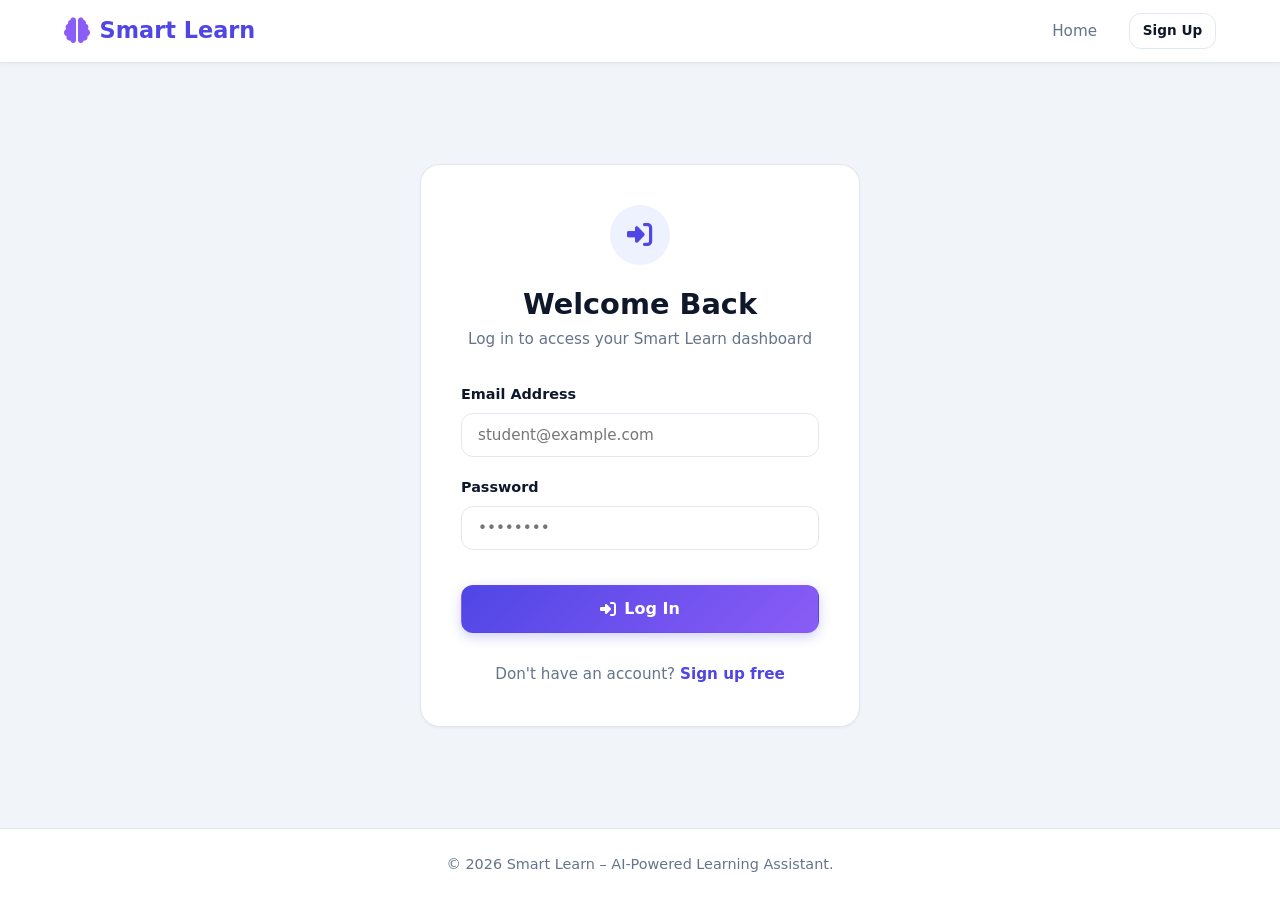
<file: frontend/test-generator.html>
<!DOCTYPE html>
<html lang="en">
<head>
  <meta charset="UTF-8">
  <meta name="viewport" content="width=device-width, initial-scale=1.0">
  <title>YouTube AI Test Generator – Smart Learn</title>
  <link rel="stylesheet" href="css/styles.css">
  <link rel="stylesheet" href="https://cdnjs.cloudflare.com/ajax/libs/font-awesome/6.4.0/css/all.min.css">
</head>
<body>

  <!-- Navigation Bar -->
  <nav class="navbar">
    <div class="nav-container">
      <a href="dashboard.html" class="brand-logo">
        <i class="fas fa-brain"></i> Smart Learn
      </a>
      <button class="mobile-menu-btn"><i class="fas fa-bars"></i></button>
      <ul class="nav-links">
        <li><a href="dashboard.html" class="nav-link"><i class="fas fa-tachometer-alt"></i> Dashboard</a></li>
        <li><a href="ask-ai.html" class="nav-link"><i class="fas fa-question-circle"></i> Ask AI</a></li>
        <li><a href="explain.html" class="nav-link"><i class="fas fa-lightbulb"></i> Explain</a></li>
        <li><a href="summarize.html" class="nav-link"><i class="fas fa-file-alt"></i> Summarize</a></li>
        <li><a href="test-generator.html" class="nav-link active"><i class="fab fa-youtube"></i> Generate Test</a></li>
        <li><a href="history.html" class="nav-link"><i class="fas fa-history"></i> History</a></li>
        <li><a href="progress.html" class="nav-link"><i class="fas fa-chart-line"></i> Progress</a></li>
        <li><a href="profile.html" class="nav-link"><i class="fas fa-user"></i> <span id="nav-user-name">Profile</span></a></li>
        <li><a href="#" id="nav-logout-btn" class="btn btn-outline btn-sm" style="color: var(--danger); border-color: #fca5a5;"><i class="fas fa-sign-out-alt"></i> Logout</a></li>
      </ul>
    </div>
  </nav>

  <!-- Main Content -->
  <main class="main-content">

    <div style="margin-bottom: 2rem;">
      <h1 style="font-size: 2rem; font-weight: 800; color: var(--text-main); display: flex; align-items: center; gap: 0.6rem;">
        <i class="fab fa-youtube" style="color: var(--danger);"></i> YouTube-Based AI Test Generator
      </h1>
      <p style="color: var(--text-muted); font-size: 1.05rem;">
        Extract captions from public educational YouTube videos to automatically generate customized Multiple Choice Question (MCQ) tests.
      </p>
    </div>

    <!-- Main Generator Card -->
    <div class="card" style="margin-bottom: 2rem;">

      <div id="alert-container"></div>

      <form id="test-gen-form">

        <!-- Optional Test Title -->
        <div class="form-group">
          <label class="form-label" for="test-title">Test Title (Optional)</label>
          <input type="text" id="test-title" class="form-control" placeholder="e.g. Machine Learning Basics - Quiz 1">
        </div>

        <!-- YouTube URLs Container -->
        <div class="form-group">
          <label class="form-label">Educational YouTube Video URLs</label>

          <div id="yt-urls-list">
            <!-- Default Video Input 1 -->
            <div class="url-input-row" style="display: flex; gap: 0.6rem; margin-bottom: 0.6rem;">
              <input type="url" class="form-control yt-url-field" placeholder="Video URL 1 (e.g. https://www.youtube.com/watch?v=...)" required>
            </div>
          </div>

          <button type="button" id="add-url-btn" class="btn btn-outline btn-sm" style="margin-top: 0.4rem;">
            <i class="fas fa-plus"></i> Add Another Video
          </button>
          <div class="form-hint">
            Ensure videos are public and have English or closed captions enabled.
          </div>
        </div>

        <!-- Configuration Settings Grid -->
        <div class="grid-3" style="margin-top: 1.5rem; margin-bottom: 1.8rem; background: var(--light-bg); padding: 1.2rem; border-radius: var(--radius-md); border: 1px solid var(--border-color);">
          
          <!-- Question Count Selector -->
          <div class="form-group" style="margin: 0;">
            <label class="form-label" for="question-count">Question Count</label>
            <select id="question-count" class="form-select">
              <option value="20" selected>20 Questions</option>
              <option value="40">40 Questions</option>
              <option value="60">60 Questions</option>
              <option value="100">100 Questions</option>
            </select>
          </div>

          <!-- Difficulty Selector -->
          <div class="form-group" style="margin: 0;">
            <label class="form-label" for="difficulty">Difficulty Level</label>
            <select id="difficulty" class="form-select">
              <option value="mixed" selected>Mixed (Balanced Easy/Med/Hard)</option>
              <option value="easy">Easy (Foundational Recall)</option>
              <option value="medium">Medium (Comprehension & Application)</option>
              <option value="hard">Hard (Deep Analysis & Evaluation)</option>
            </select>
          </div>

          <!-- Question Type -->
          <div class="form-group" style="margin: 0;">
            <label class="form-label" for="question-type">Question Type</label>
            <select id="question-type" class="form-select" disabled>
              <option value="mcq" selected>MCQ (Multiple Choice)</option>
            </select>
          </div>

        </div>

        <button type="submit" id="submit-btn" class="btn btn-primary btn-lg" style="width: 100%;">
          <i class="fas fa-cog"></i> Generate AI Test Paper
        </button>

      </form>

    </div>

    <!-- Status Loading Overlay Box -->
    <div id="loading-card" class="card" style="display: none; text-align: center; padding: 3rem 1.5rem;">
      <div class="spinner spinner-dark" style="width: 50px; height: 50px; margin: 0 auto 1.5rem;"></div>
      <h3 style="font-size: 1.4rem; font-weight: 800; color: var(--primary); margin-bottom: 0.5rem;" id="loading-status-title">
        Extracting Video Transcripts...
      </h3>
      <p style="color: var(--text-muted); max-width: 500px; margin: 0 auto;" id="loading-status-desc">
        Gemini AI is processing your educational videos and structuring custom MCQs. Please wait a moment...
      </p>
    </div>

  </main>

  <footer class="footer">
    <p>&copy; 2026 Smart Learn – AI-Powered Learning Assistant.</p>
  </footer>

  <script src="js/api.js"></script>
  <script src="js/auth.js"></script>
  <script>
    document.addEventListener('DOMContentLoaded', () => {
      checkAuthProtection();

      const urlsContainer = document.getElementById('yt-urls-list');
      const addUrlBtn = document.getElementById('add-url-btn');
      const form = document.getElementById('test-gen-form');
      const alertContainer = document.getElementById('alert-container');
      const submitBtn = document.getElementById('submit-btn');
      const loadingCard = document.getElementById('loading-card');

      let urlCount = 1;

      // Add dynamic URL row
      addUrlBtn.addEventListener('click', () => {
        urlCount++;
        const row = document.createElement('div');
        row.className = 'url-input-row';
        row.style.display = 'flex';
        row.style.gap = '0.6rem';
        row.style.marginBottom = '0.6rem';
        row.innerHTML = `
          <input type="url" class="form-control yt-url-field" placeholder="Video URL ${urlCount} (e.g. https://www.youtube.com/watch?v=...)" required>
          <button type="button" class="btn btn-outline btn-sm remove-url-btn" style="color: var(--danger); border-color: #fca5a5;">
            <i class="fas fa-trash"></i>
          </button>
        `;
        urlsContainer.appendChild(row);

        row.querySelector('.remove-url-btn').addEventListener('click', () => {
          row.remove();
        });
      });

      // Submit Generator Form
      form.addEventListener('submit', async (e) => {
        e.preventDefault();
        alertContainer.innerHTML = '';

        const urlFields = document.querySelectorAll('.yt-url-field');
        const youtube_urls = Array.from(urlFields).map(f => f.value.trim()).filter(val => val.length > 0);

        if (youtube_urls.length === 0) {
          alertContainer.innerHTML = `<div class="alert alert-danger"><i class="fas fa-exclamation-circle"></i> Please enter at least one YouTube URL.</div>`;
          return;
        }

        const title = document.getElementById('test-title').value.trim();
        const question_count = parseInt(document.getElementById('question-count').value);
        const difficulty = document.getElementById('difficulty').value;

        try {
          submitBtn.disabled = true;
          form.style.display = 'none';
          loadingCard.style.display = 'block';

          // Step 1: Request Test Generation
          const testData = await apiRequest('/api/tests/generate', 'POST', {
            youtube_urls,
            question_count,
            difficulty,
            title: title || undefined
          }, true);

          showToast('Test generated successfully! Preparing test environment...', 'success');
          
          setTimeout(() => {
            window.location.href = `test.html?test_id=${testData.id}`;
          }, 1000);

        } catch (err) {
          form.style.display = 'block';
          loadingCard.style.display = 'none';
          submitBtn.disabled = false;
          alertContainer.innerHTML = `<div class="alert alert-danger"><i class="fas fa-exclamation-circle"></i> ${err.message}</div>`;
        }
      });
    });
  </script>
</body>
</html>
</file>
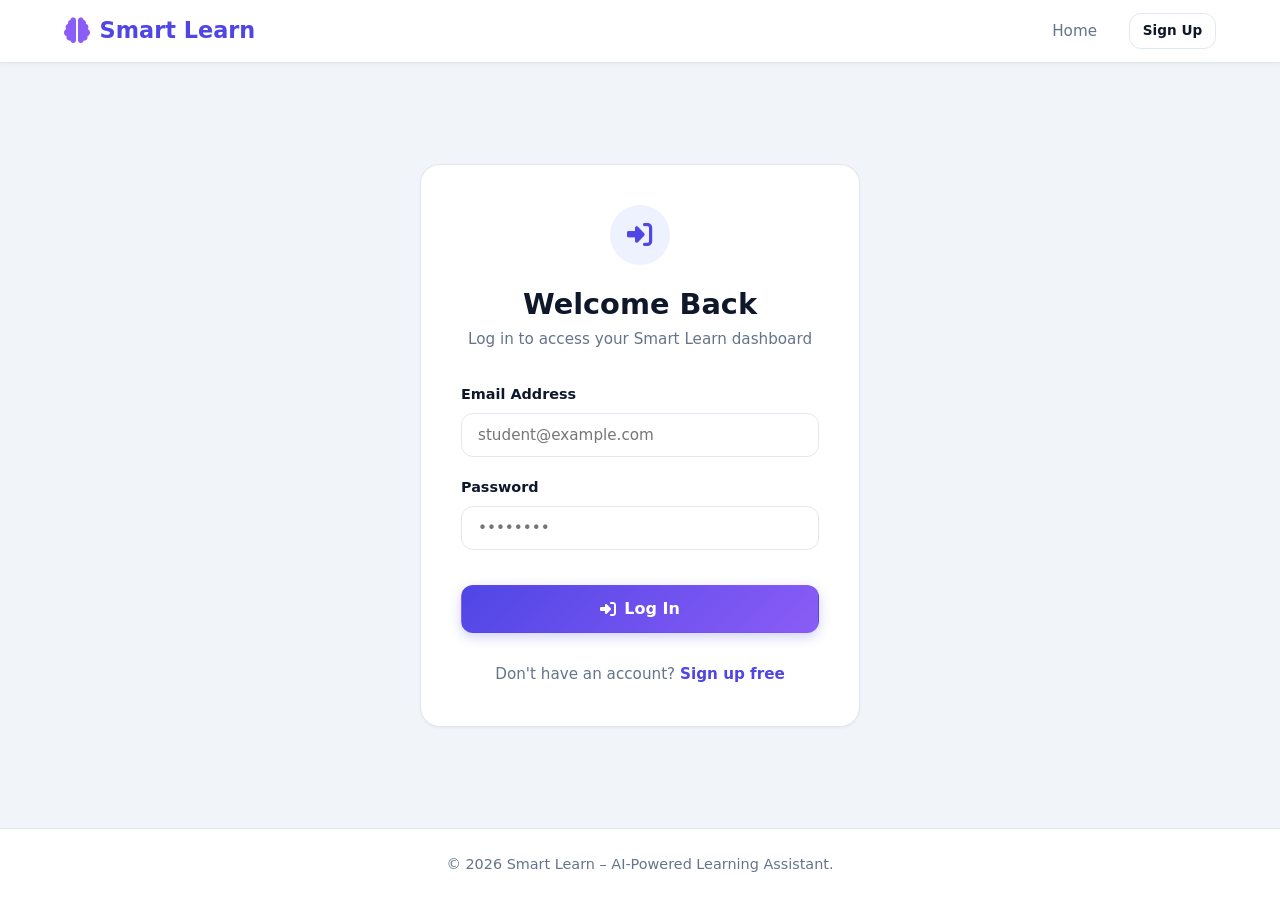
<file: frontend/test.html>
<!DOCTYPE html>
<html lang="en">
<head>
  <meta charset="UTF-8">
  <meta name="viewport" content="width=device-width, initial-scale=1.0">
  <title>Attempt Test – Smart Learn</title>
  <link rel="stylesheet" href="css/styles.css">
  <link rel="stylesheet" href="https://cdnjs.cloudflare.com/ajax/libs/font-awesome/6.4.0/css/all.min.css">
</head>
<body>

  <!-- Navigation Bar -->
  <nav class="navbar">
    <div class="nav-container">
      <a href="dashboard.html" class="brand-logo">
        <i class="fas fa-brain"></i> Smart Learn
      </a>
      <div style="font-weight: 700; color: var(--primary);" id="top-test-title">
        Test Attempt Mode
      </div>
    </div>
  </nav>

  <!-- Main Test Content -->
  <main class="main-content">

    <div id="test-loading-state" style="text-align: center; padding: 4rem 1.5rem;">
      <div class="spinner spinner-dark" style="width: 40px; height: 40px; margin: 0 auto 1rem;"></div>
      <p style="color: var(--text-muted); font-size: 1.1rem;">Loading your AI test paper...</p>
    </div>

    <!-- Interactive Test Container -->
    <div id="test-main-container" style="display: none;">
      
      <div class="test-layout">

        <!-- Left Sidebar: Question Navigation Grid -->
        <aside class="card" style="align-self: start;">
          <h3 style="font-size: 1.1rem; font-weight: 700; margin-bottom: 0.5rem; color: var(--text-main);">
            <i class="fas fa-th" style="color: var(--primary);"></i> Questions Grid
          </h3>
          <div style="font-size: 0.85rem; color: var(--text-muted); margin-bottom: 1rem;">
            Answered: <span id="answered-count-badge" style="font-weight: 700; color: var(--primary);">0</span> / <span id="total-q-badge">0</span>
          </div>

          <div id="question-nav-grid" class="question-nav-grid"></div>

          <hr style="margin: 1.5rem 0; border: none; border-top: 1px solid var(--border-color);">

          <button type="button" id="submit-test-btn" class="btn btn-primary" style="width: 100%;">
            <i class="fas fa-paper-plane"></i> Submit Test
          </button>
        </aside>

        <!-- Right Main Panel: Question Content -->
        <section class="card">
          <div style="display: flex; align-items: center; justify-content: space-between; border-bottom: 1px solid var(--border-color); padding-bottom: 0.8rem; margin-bottom: 1.5rem;">
            <span style="font-size: 0.9rem; font-weight: 700; color: var(--primary);" id="q-counter-text">
              Question 1 of 20
            </span>
            <span id="q-difficulty-badge" class="badge badge-mixed">Medium</span>
          </div>

          <!-- Question Text -->
          <h2 id="q-text" style="font-size: 1.3rem; font-weight: 700; color: var(--text-main); margin-bottom: 1.5rem; line-height: 1.5;"></h2>

          <!-- Options Form -->
          <div id="options-container" style="margin-bottom: 2rem;"></div>

          <!-- Bottom Navigation Controls -->
          <div style="display: flex; align-items: center; justify-content: space-between; border-top: 1px solid var(--border-color); padding-top: 1.2rem;">
            <button type="button" id="prev-q-btn" class="btn btn-outline" disabled>
              <i class="fas fa-arrow-left"></i> Previous
            </button>

            <button type="button" id="clear-choice-btn" class="btn btn-outline btn-sm" style="color: var(--text-muted);">
              Clear Choice
            </button>

            <button type="button" id="next-q-btn" class="btn btn-primary">
              Next <i class="fas fa-arrow-right"></i>
            </button>
          </div>

        </section>

      </div>

    </div>

  </main>

  <footer class="footer">
    <p>&copy; 2026 Smart Learn – AI-Powered Learning Assistant.</p>
  </footer>

  <script src="js/api.js"></script>
  <script src="js/auth.js"></script>
  <script>
    document.addEventListener('DOMContentLoaded', async () => {
      checkAuthProtection();

      const urlParams = new URLSearchParams(window.location.search);
      const testId = urlParams.get('test_id');

      if (!testId) {
        showToast('No test ID specified.', 'danger');
        setTimeout(() => { window.location.href = 'test-generator.html'; }, 1000);
        return;
      }

      let testData = null;
      let currentIndex = 0;
      let selectedAnswers = {}; // question_id -> option string ("option_a", etc.)

      // Fetch Test Paper
      try {
        testData = await apiRequest(`/api/tests/${testId}`, 'GET', null, true);
        document.getElementById('top-test-title').textContent = testData.title || 'Smart Test Paper';
        document.getElementById('total-q-badge').textContent = testData.questions.length;
        
        document.getElementById('test-loading-state').style.display = 'none';
        document.getElementById('test-main-container').style.display = 'block';

        renderNavGrid();
        renderQuestion(currentIndex);
      } catch (err) {
        document.getElementById('test-loading-state').innerHTML = `
          <div class="alert alert-danger"><i class="fas fa-exclamation-circle"></i> ${err.message}</div>
          <a href="test-generator.html" class="btn btn-primary">Back to Generator</a>
        `;
      }

      function renderNavGrid() {
        const grid = document.getElementById('question-nav-grid');
        grid.innerHTML = testData.questions.map((q, idx) => {
          const qIdStr = String(q.id);
          const isAnswered = selectedAnswers[qIdStr] !== undefined;
          const isCurrent = idx === currentIndex;
          let cls = 'q-nav-btn';
          if (isCurrent) cls += ' current';
          else if (isAnswered) cls += ' answered';

          return `<button class="${cls}" data-index="${idx}">${idx + 1}</button>`;
        }).join('');

        grid.querySelectorAll('.q-nav-btn').forEach(btn => {
          btn.addEventListener('click', () => {
            currentIndex = parseInt(btn.getAttribute('data-index'));
            renderQuestion(currentIndex);
          });
        });

        // Update count badge
        document.getElementById('answered-count-badge').textContent = Object.keys(selectedAnswers).length;
      }

      function renderQuestion(index) {
        const q = testData.questions[index];
        const qIdStr = String(q.id);
        const currentChoice = selectedAnswers[qIdStr];

        document.getElementById('q-counter-text').textContent = `Question ${index + 1} of ${testData.questions.length}`;
        
        const diffBadge = document.getElementById('q-difficulty-badge');
        diffBadge.textContent = (q.difficulty || 'medium').toUpperCase();
        diffBadge.className = `badge badge-${q.difficulty || 'medium'}`;

        document.getElementById('q-text').textContent = `${index + 1}. ${q.question}`;

        const optionsContainer = document.getElementById('options-container');
        const options = [
          { key: 'option_a', text: q.option_a, label: 'A' },
          { key: 'option_b', text: q.option_b, label: 'B' },
          { key: 'option_c', text: q.option_c, label: 'C' },
          { key: 'option_d', text: q.option_d, label: 'D' }
        ];

        optionsContainer.innerHTML = options.map(opt => {
          const isSelected = currentChoice === opt.key;
          return `
            <div class="option-card ${isSelected ? 'selected' : ''}" data-key="${opt.key}">
              <input type="radio" name="option_choice" value="${opt.key}" ${isSelected ? 'checked' : ''}>
              <div style="font-weight: 700; min-width: 24px; color: var(--primary);">${opt.label}.</div>
              <div style="font-size: 0.95rem;">${opt.text}</div>
            </div>
          `;
        }).join('');

        // Handle option click
        optionsContainer.querySelectorAll('.option-card').forEach(card => {
          card.addEventListener('click', () => {
            const key = card.getAttribute('data-key');
            selectedAnswers[qIdStr] = key;
            renderQuestion(currentIndex);
            renderNavGrid();
          });
        });

        // Previous / Next buttons state
        document.getElementById('prev-q-btn').disabled = index === 0;
        const nextBtn = document.getElementById('next-q-btn');
        if (index === testData.questions.length - 1) {
          nextBtn.innerHTML = `<i class="fas fa-check-double"></i> Review & Submit`;
        } else {
          nextBtn.innerHTML = `Next <i class="fas fa-arrow-right"></i>`;
        }
      }

      // Prev / Next button actions
      document.getElementById('prev-q-btn').addEventListener('click', () => {
        if (currentIndex > 0) {
          currentIndex--;
          renderQuestion(currentIndex);
          renderNavGrid();
        }
      });

      document.getElementById('next-q-btn').addEventListener('click', () => {
        if (currentIndex < testData.questions.length - 1) {
          currentIndex++;
          renderQuestion(currentIndex);
          renderNavGrid();
        } else {
          submitTest();
        }
      });

      document.getElementById('clear-choice-btn').addEventListener('click', () => {
        const qIdStr = String(testData.questions[currentIndex].id);
        delete selectedAnswers[qIdStr];
        renderQuestion(currentIndex);
        renderNavGrid();
      });

      document.getElementById('submit-test-btn').addEventListener('click', () => {
        submitTest();
      });

      async function submitTest() {
        const total = testData.questions.length;
        const answered = Object.keys(selectedAnswers).length;
        const unanswered = total - answered;

        let confirmMsg = `Are you sure you want to submit your test?`;
        if (unanswered > 0) {
          confirmMsg = `You have ${unanswered} unanswered question(s). Are you sure you want to submit?`;
        }

        if (!confirm(confirmMsg)) return;

        const submitBtn = document.getElementById('submit-test-btn');
        try {
          submitBtn.disabled = true;
          submitBtn.innerHTML = `<div class="spinner"></div> Evaluating...`;

          const attemptRes = await apiRequest(`/api/tests/${testId}/submit`, 'POST', {
            answers: selectedAnswers
          }, true);

          showToast('Test submitted successfully!', 'success');

          setTimeout(() => {
            window.location.href = `results.html?attempt_id=${attemptRes.id}`;
          }, 800);

        } catch (err) {
          showToast(err.message || 'Submission failed.', 'danger');
          submitBtn.disabled = false;
          submitBtn.innerHTML = `<i class="fas fa-paper-plane"></i> Submit Test`;
        }
      }
    });
  </script>
</body>
</html>
</file>
<file: frontend/css/styles.css>
/* ==========================================================================
   SMART LEARN – AI-POWERED LEARNING ASSISTANT
   Modern, Responsive CSS Stylesheet
   ========================================================================== */

:root {
  --primary: #4f46e5;
  --primary-hover: #4338ca;
  --primary-light: #eef2ff;
  --secondary: #06b6d4;
  --secondary-hover: #0891b2;
  --accent: #8b5cf6;
  --success: #10b981;
  --success-bg: #ecfdf5;
  --danger: #ef4444;
  --danger-bg: #fef2f2;
  --warning: #f59e0b;
  --warning-bg: #fffbe6;
  --info: #3b82f6;
  
  --dark-bg: #0f172a;
  --dark-card: #1e293b;
  --light-bg: #f8fafc;
  --card-bg: #ffffff;
  
  --text-main: #0f172a;
  --text-muted: #64748b;
  --text-light: #94a3b8;
  --border-color: #e2e8f0;
  
  --radius-sm: 6px;
  --radius-md: 12px;
  --radius-lg: 20px;
  --radius-full: 9999px;
  
  --shadow-sm: 0 1px 3px rgba(0,0,0,0.05);
  --shadow-md: 0 4px 12px rgba(0,0,0,0.08);
  --shadow-lg: 0 10px 25px rgba(0,0,0,0.12);

  --font-family: 'Inter', system-ui, -apple-system, BlinkMacSystemFont, "Segoe UI", Roboto, sans-serif;
}

* {
  box-sizing: border-box;
  margin: 0;
  padding: 0;
  font-family: var(--font-family);
}

body {
  background-color: var(--light-bg);
  color: var(--text-main);
  line-height: 1.6;
  min-height: 100vh;
  display: flex;
  flex-direction: column;
}

a {
  color: var(--primary);
  text-decoration: none;
  transition: all 0.2s ease;
}

a:hover {
  color: var(--primary-hover);
}

/* --- Layout & Navigation --- */
.navbar {
  background: #ffffff;
  border-bottom: 1px solid var(--border-color);
  position: sticky;
  top: 0;
  z-index: 100;
  box-shadow: var(--shadow-sm);
}

.nav-container {
  max-width: 1200px;
  margin: 0 auto;
  padding: 0.8rem 1.5rem;
  display: flex;
  align-items: center;
  justify-content: space-between;
}

.brand-logo {
  display: flex;
  align-items: center;
  gap: 0.6rem;
  font-size: 1.4rem;
  font-weight: 800;
  color: var(--primary);
}

.brand-logo i {
  font-size: 1.6rem;
  color: var(--accent);
}

.nav-links {
  display: flex;
  align-items: center;
  gap: 1.2rem;
  list-style: none;
}

.nav-link {
  font-weight: 500;
  font-size: 0.95rem;
  color: var(--text-muted);
  padding: 0.5rem 0.8rem;
  border-radius: var(--radius-sm);
}

.nav-link:hover, .nav-link.active {
  color: var(--primary);
  background-color: var(--primary-light);
}

.mobile-menu-btn {
  display: none;
  background: none;
  border: none;
  font-size: 1.5rem;
  color: var(--text-main);
  cursor: pointer;
}

.main-content {
  flex: 1;
  max-width: 1200px;
  width: 100%;
  margin: 0 auto;
  padding: 2rem 1.5rem;
}

.footer {
  background: #ffffff;
  border-top: 1px solid var(--border-color);
  padding: 1.5rem;
  text-align: center;
  color: var(--text-muted);
  font-size: 0.9rem;
  margin-top: auto;
}

/* --- Buttons --- */
.btn {
  display: inline-flex;
  align-items: center;
  justify-content: center;
  gap: 0.5rem;
  padding: 0.7rem 1.4rem;
  font-size: 0.95rem;
  font-weight: 600;
  border-radius: var(--radius-md);
  border: 1px solid transparent;
  cursor: pointer;
  transition: all 0.2s ease;
  white-space: nowrap;
}

.btn-primary {
  background: linear-gradient(135deg, var(--primary), var(--accent));
  color: #ffffff;
  box-shadow: 0 4px 12px rgba(79, 70, 229, 0.25);
}

.btn-primary:hover {
  opacity: 0.95;
  transform: translateY(-1px);
  box-shadow: 0 6px 16px rgba(79, 70, 229, 0.35);
  color: #ffffff;
}

.btn-secondary {
  background: var(--primary-light);
  color: var(--primary);
}

.btn-secondary:hover {
  background: #e0e7ff;
}

.btn-outline {
  border-color: var(--border-color);
  background: #ffffff;
  color: var(--text-main);
}

.btn-outline:hover {
  border-color: var(--primary);
  color: var(--primary);
}

.btn-danger {
  background: var(--danger);
  color: #ffffff;
}

.btn-sm {
  padding: 0.4rem 0.8rem;
  font-size: 0.85rem;
}

.btn-lg {
  padding: 0.9rem 1.8rem;
  font-size: 1.05rem;
}

.btn:disabled {
  opacity: 0.6;
  cursor: not-allowed;
  transform: none !important;
}

/* --- Form Controls --- */
.form-group {
  margin-bottom: 1.2rem;
}

.form-label {
  display: block;
  font-weight: 600;
  font-size: 0.9rem;
  margin-bottom: 0.4rem;
  color: var(--text-main);
}

.form-control, .form-select {
  width: 100%;
  padding: 0.75rem 1rem;
  font-size: 0.95rem;
  border-radius: var(--radius-md);
  border: 1px solid var(--border-color);
  background-color: #ffffff;
  color: var(--text-main);
  transition: border-color 0.2s ease, box-shadow 0.2s ease;
}

.form-control:focus, .form-select:focus {
  outline: none;
  border-color: var(--primary);
  box-shadow: 0 0 0 3px rgba(79, 70, 229, 0.15);
}

textarea.form-control {
  resize: vertical;
  min-height: 120px;
}

.form-hint {
  font-size: 0.82rem;
  color: var(--text-muted);
  margin-top: 0.3rem;
}

/* --- Cards & Containers --- */
.card {
  background: var(--card-bg);
  border-radius: var(--radius-md);
  border: 1px solid var(--border-color);
  padding: 1.5rem;
  box-shadow: var(--shadow-sm);
  transition: transform 0.2s ease, box-shadow 0.2s ease;
}

.card:hover {
  box-shadow: var(--shadow-md);
}

.card-title {
  font-size: 1.2rem;
  font-weight: 700;
  margin-bottom: 0.6rem;
  display: flex;
  align-items: center;
  gap: 0.5rem;
}

/* --- Badges & Indicators --- */
.badge {
  display: inline-flex;
  align-items: center;
  gap: 0.3rem;
  padding: 0.25rem 0.65rem;
  font-size: 0.78rem;
  font-weight: 700;
  border-radius: var(--radius-full);
  text-transform: uppercase;
  letter-spacing: 0.5px;
}

.badge-easy { background: var(--success-bg); color: var(--success); }
.badge-medium { background: var(--warning-bg); color: var(--warning); }
.badge-hard { background: var(--danger-bg); color: var(--danger); }
.badge-mixed { background: var(--primary-light); color: var(--primary); }

.badge-success { background: var(--success-bg); color: var(--success); }
.badge-danger { background: var(--danger-bg); color: var(--danger); }

/* --- Grid Systems --- */
.grid-2 {
  display: grid;
  grid-template-columns: repeat(2, 1fr);
  gap: 1.5rem;
}

.grid-3 {
  display: grid;
  grid-template-columns: repeat(3, 1fr);
  gap: 1.5rem;
}

.grid-4 {
  display: grid;
  grid-template-columns: repeat(4, 1fr);
  gap: 1.2rem;
}

/* --- Alert Messages & Toast --- */
.alert {
  padding: 1rem 1.2rem;
  border-radius: var(--radius-md);
  margin-bottom: 1.2rem;
  font-size: 0.95rem;
  display: flex;
  align-items: center;
  gap: 0.7rem;
}

.alert-danger {
  background: var(--danger-bg);
  border: 1px solid #fca5a5;
  color: #b91c1c;
}

.alert-success {
  background: var(--success-bg);
  border: 1px solid #6ee7b7;
  color: #047857;
}

.alert-info {
  background: #eff6ff;
  border: 1px solid #93c5fd;
  color: #1d4ed8;
}

/* --- Toast Notifications --- */
#toast-container {
  position: fixed;
  bottom: 1.5rem;
  right: 1.5rem;
  z-index: 1000;
  display: flex;
  flex-direction: column;
  gap: 0.6rem;
}

.toast {
  background: #1e293b;
  color: #ffffff;
  padding: 0.8rem 1.2rem;
  border-radius: var(--radius-md);
  box-shadow: var(--shadow-lg);
  font-size: 0.9rem;
  display: flex;
  align-items: center;
  gap: 0.6rem;
  animation: slideIn 0.3s ease;
}

@keyframes slideIn {
  from { transform: translateX(100%); opacity: 0; }
  to { transform: translateX(0); opacity: 1; }
}

/* --- Loading Spinner --- */
.spinner {
  border: 3px solid rgba(255, 255, 255, 0.3);
  border-radius: 50%;
  border-top: 3px solid #ffffff;
  width: 20px;
  height: 20px;
  animation: spin 0.8s linear infinite;
}

.spinner-dark {
  border-color: rgba(79, 70, 229, 0.2);
  border-top-color: var(--primary);
}

@keyframes spin {
  0% { transform: rotate(0deg); }
  100% { transform: rotate(360deg); }
}

/* --- Interactive Test Styles --- */
.test-layout {
  display: grid;
  grid-template-columns: 280px 1fr;
  gap: 1.5rem;
}

.question-nav-grid {
  display: grid;
  grid-template-columns: repeat(5, 1fr);
  gap: 0.5rem;
  margin-top: 1rem;
}

.q-nav-btn {
  aspect-ratio: 1;
  border-radius: var(--radius-sm);
  border: 1px solid var(--border-color);
  background: #ffffff;
  font-weight: 600;
  font-size: 0.85rem;
  cursor: pointer;
  transition: all 0.15s ease;
}

.q-nav-btn.current {
  border-color: var(--primary);
  background: var(--primary-light);
  color: var(--primary);
  font-weight: 800;
}

.q-nav-btn.answered {
  background: var(--primary);
  color: #ffffff;
  border-color: var(--primary);
}

.option-card {
  border: 2px solid var(--border-color);
  border-radius: var(--radius-md);
  padding: 1rem 1.2rem;
  margin-bottom: 0.8rem;
  cursor: pointer;
  display: flex;
  align-items: center;
  gap: 0.8rem;
  transition: all 0.2s ease;
  background: #ffffff;
}

.option-card:hover {
  border-color: var(--primary);
  background: var(--primary-light);
}

.option-card.selected {
  border-color: var(--primary);
  background: var(--primary-light);
  font-weight: 600;
}

.option-card input[type="radio"] {
  accent-color: var(--primary);
  width: 18px;
  height: 18px;
}

/* --- Answer Review Cards --- */
.review-card {
  border-radius: var(--radius-md);
  border: 1px solid var(--border-color);
  padding: 1.5rem;
  margin-bottom: 1.5rem;
  background: #ffffff;
}

.review-card.correct {
  border-left: 5px solid var(--success);
}

.review-card.incorrect {
  border-left: 5px solid var(--danger);
}

.review-option {
  padding: 0.8rem 1rem;
  border-radius: var(--radius-sm);
  margin-top: 0.4rem;
  font-size: 0.92rem;
}

.review-option.is-correct {
  background: var(--success-bg);
  border: 1px solid #6ee7b7;
  color: #047857;
  font-weight: 600;
}

.review-option.is-user-incorrect {
  background: var(--danger-bg);
  border: 1px solid #fca5a5;
  color: #b91c1c;
}

/* --- Score Meter / Circle --- */
.score-hero {
  text-align: center;
  padding: 2.5rem;
  background: linear-gradient(135deg, #4f46e5, #8b5cf6);
  color: #ffffff;
  border-radius: var(--radius-lg);
  margin-bottom: 2rem;
  box-shadow: var(--shadow-lg);
}

.score-circle {
  font-size: 3.5rem;
  font-weight: 900;
  margin: 1rem 0;
}

/* --- Responsive Breakpoints --- */
@media (max-width: 992px) {
  .test-layout {
    grid-template-columns: 1fr;
  }
  .grid-4, .grid-3 {
    grid-template-columns: repeat(2, 1fr);
  }
}

@media (max-width: 640px) {
  .nav-links {
    display: none;
    position: absolute;
    top: 100%;
    left: 0;
    right: 0;
    background: #ffffff;
    flex-direction: column;
    padding: 1rem;
    border-bottom: 1px solid var(--border-color);
    box-shadow: var(--shadow-md);
  }
  .nav-links.active {
    display: flex;
  }
  .mobile-menu-btn {
    display: block;
  }
  .grid-2, .grid-3, .grid-4 {
    grid-template-columns: 1fr;
  }
  .score-circle {
    font-size: 2.5rem;
  }
}
</file>
